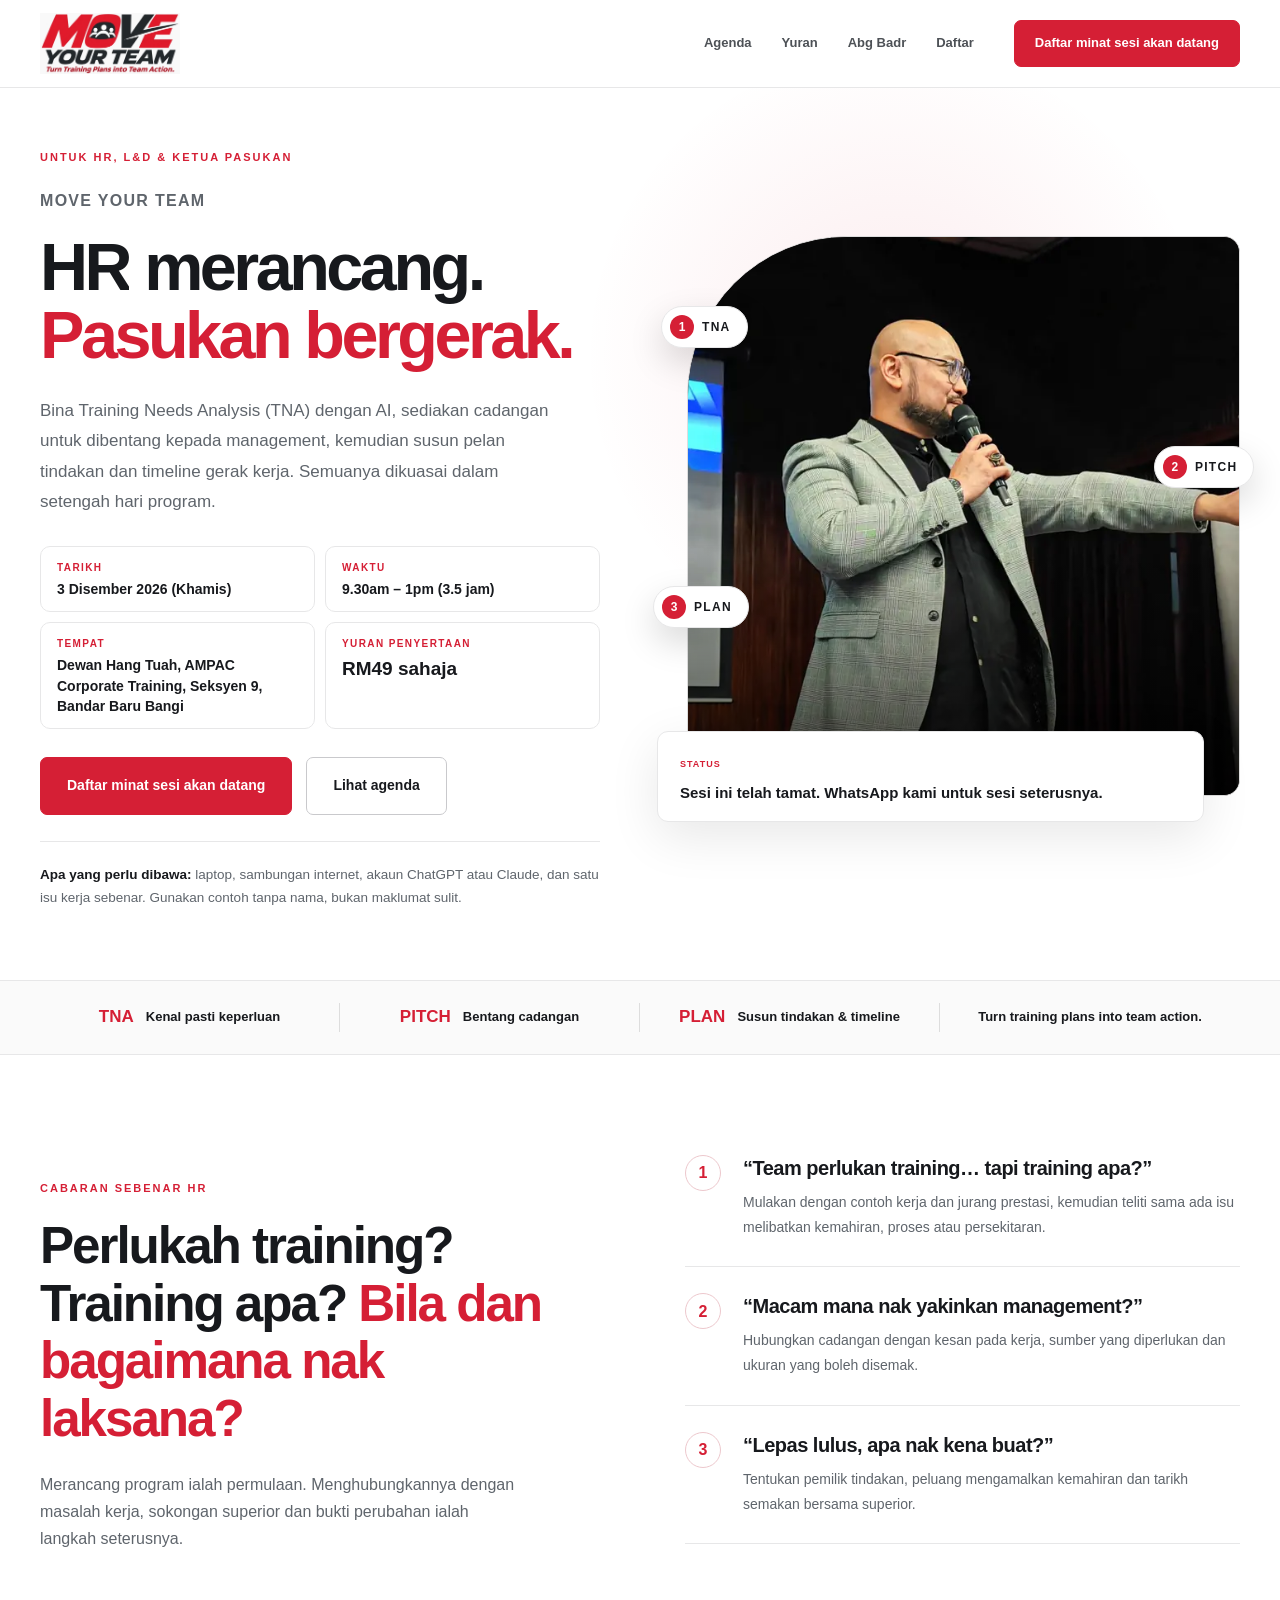
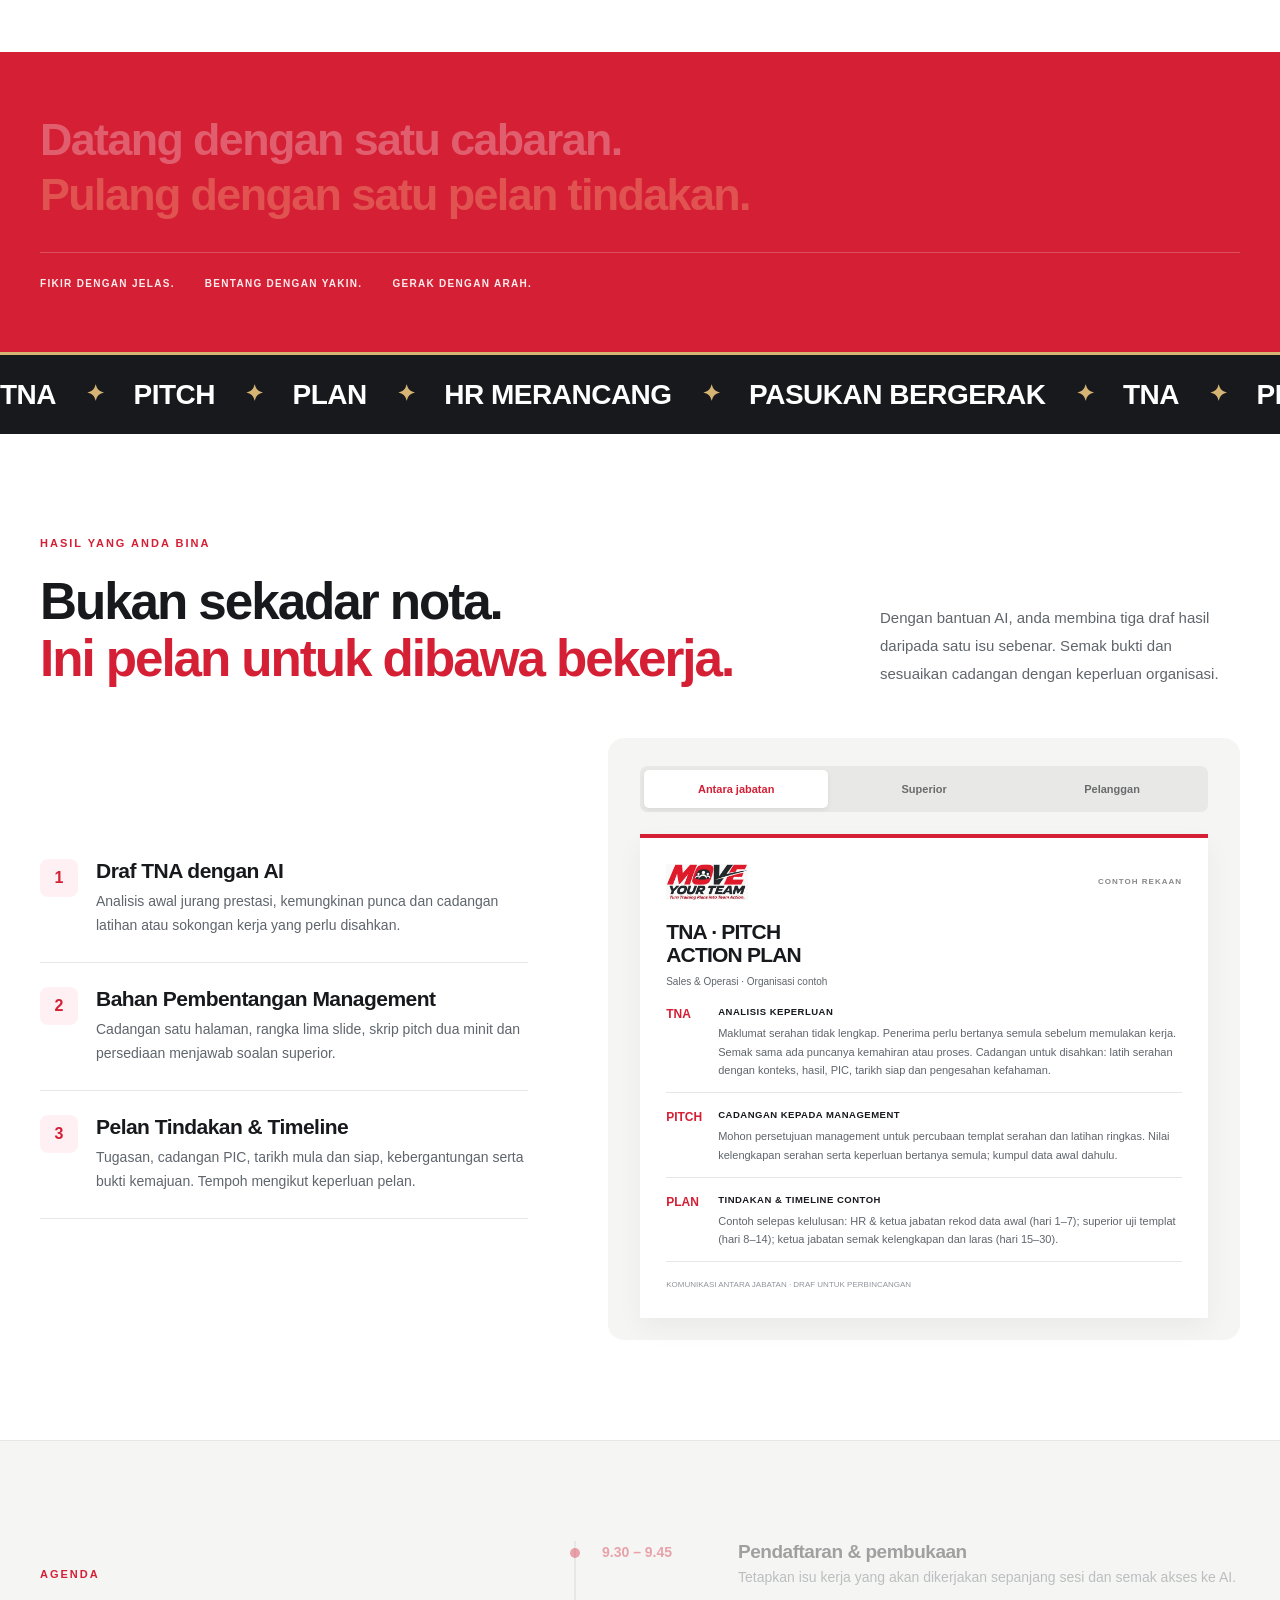
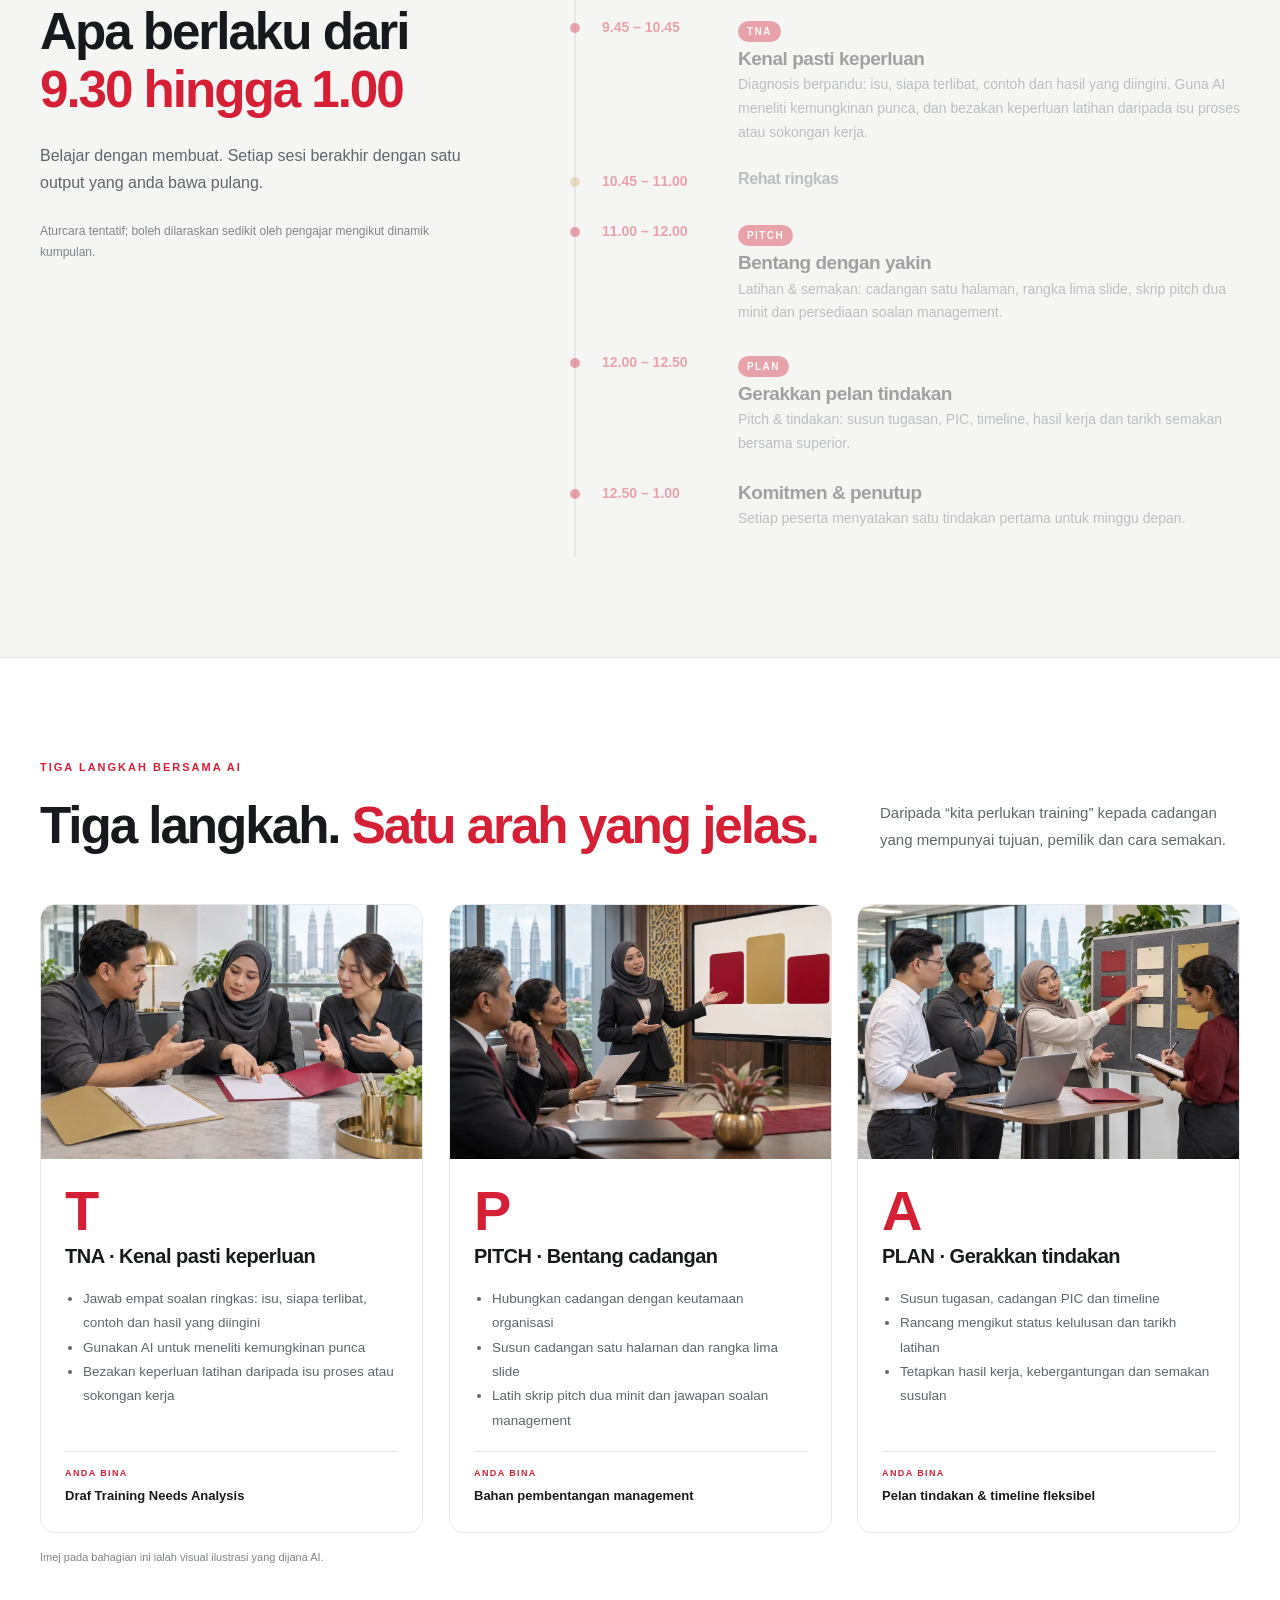
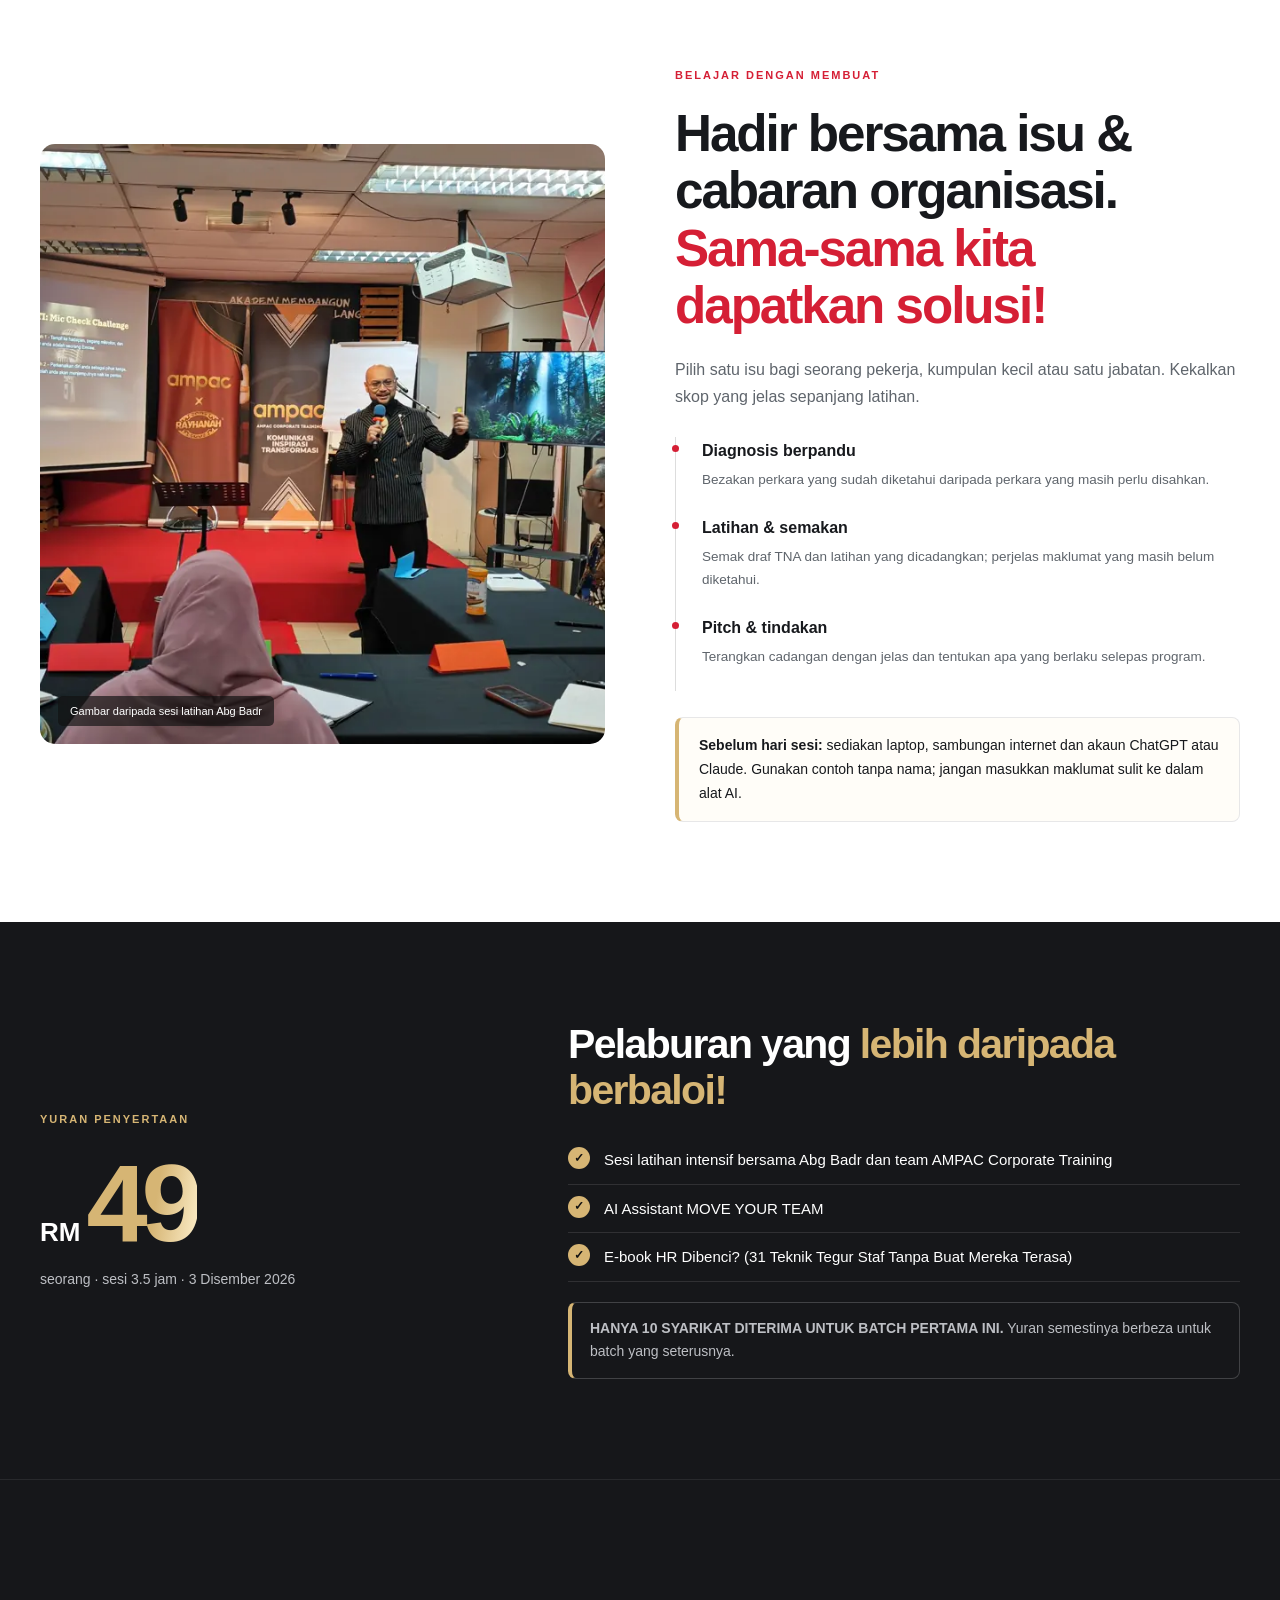
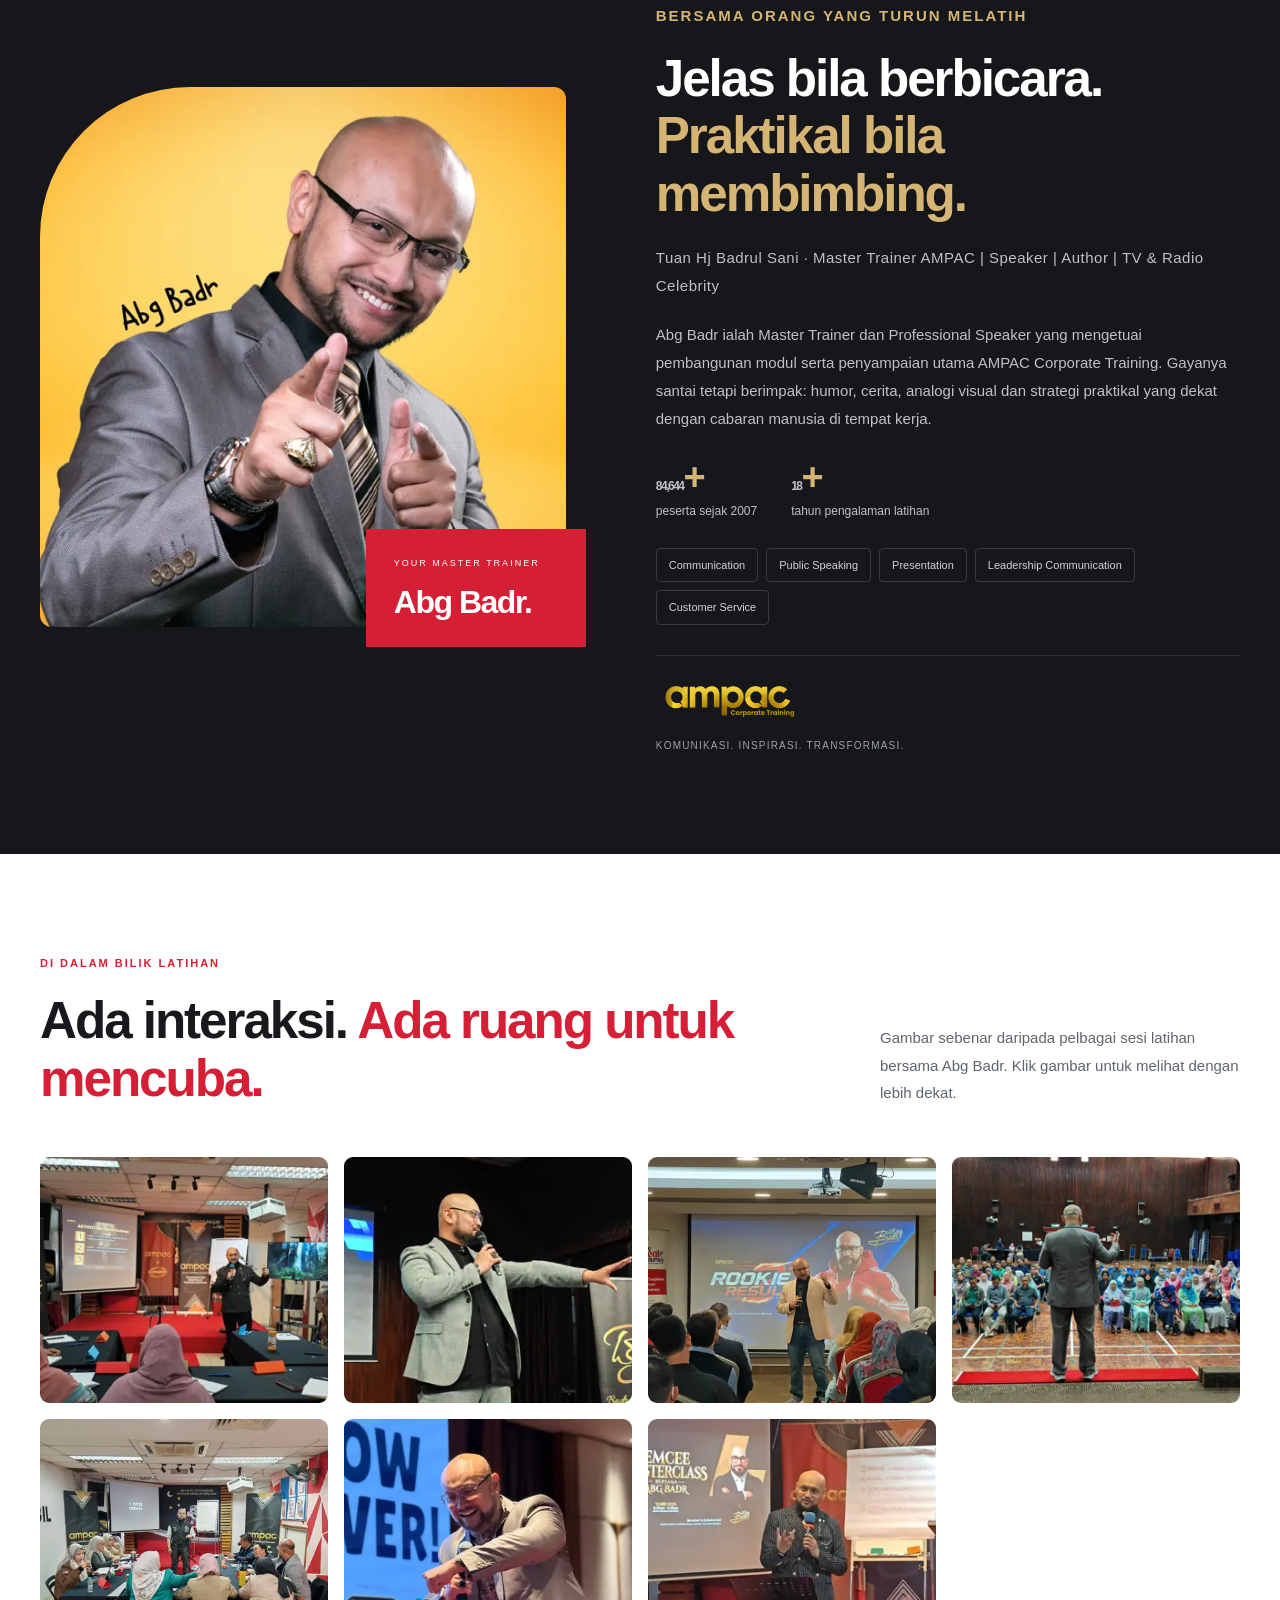
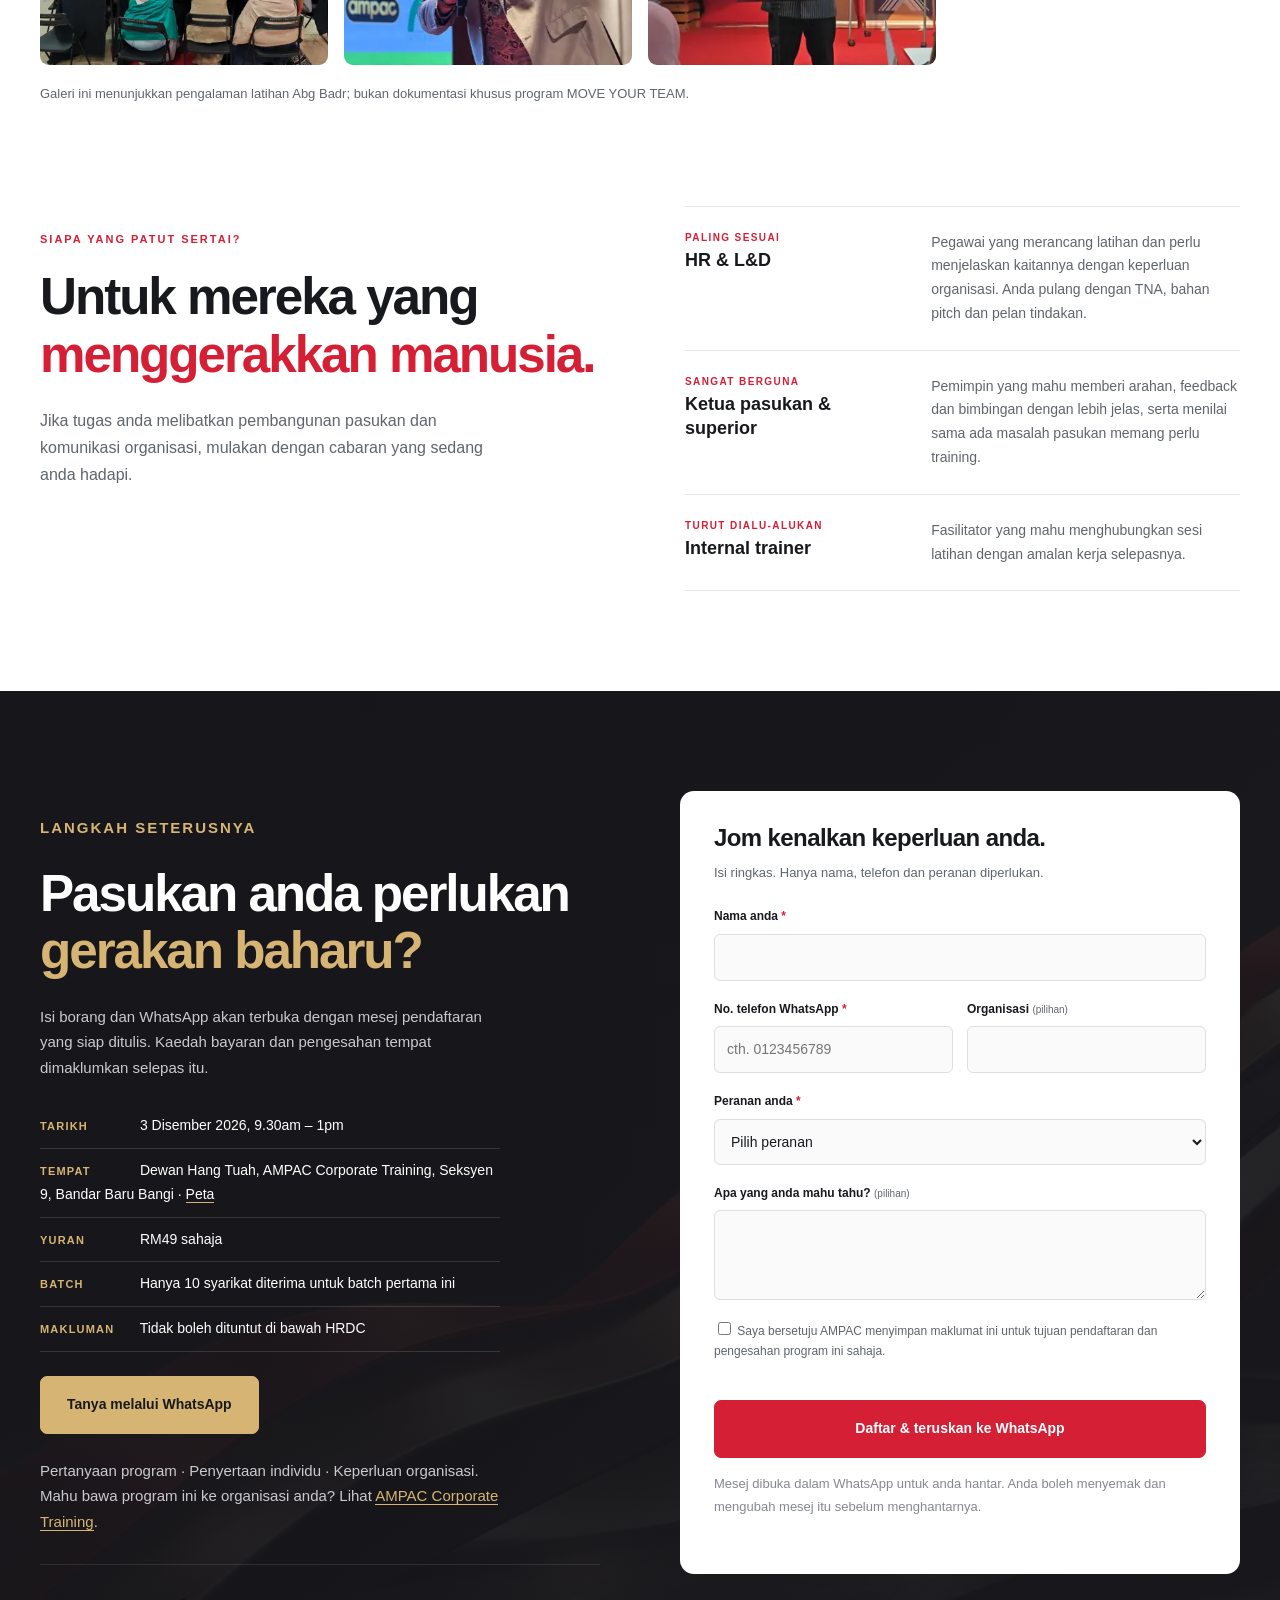
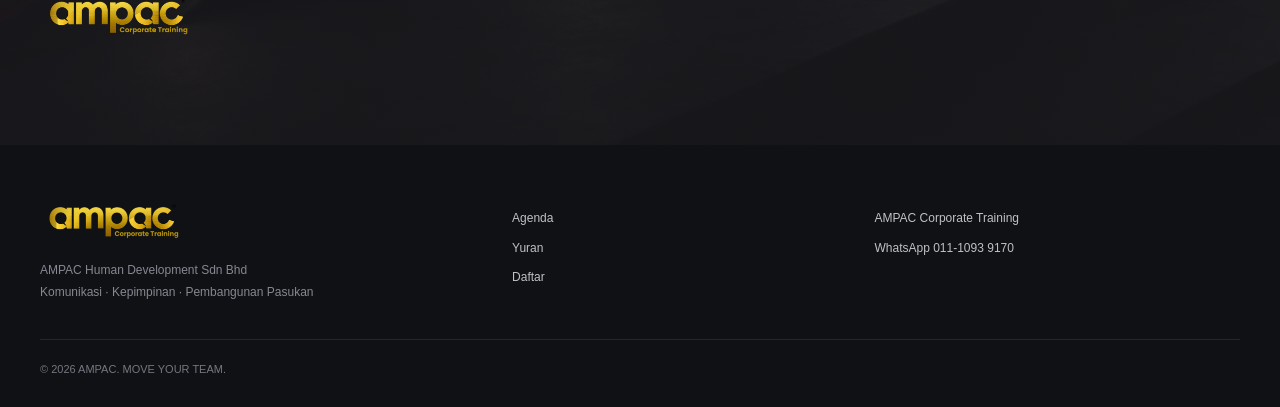
<file: index.html>
<!DOCTYPE html>
<html lang="ms">
<head>
<meta charset="utf-8">
<meta name="viewport" content="width=device-width,initial-scale=1">
<title>MOVE YOUR TEAM | TNA, Presentation & Action Plan dengan AI</title>
<meta name="description" content="Bengkel 3.5 jam untuk HR, L&D dan ketua pasukan bersama Abg Badr: bina TNA dengan AI, sediakan pitch kepada management dan susun pelan tindakan. 3 Disember 2026, Bandar Baru Bangi. RM49.">
<meta property="og:title" content="MOVE YOUR TEAM | HR merancang. Pasukan bergerak.">
<meta property="og:description" content="Datang dengan satu cabaran. Pulang dengan satu pelan tindakan. 3 Disember 2026 · Bandar Baru Bangi · RM49.">
<meta property="og:type" content="website">
<meta property="og:url" content="https://akademiampac.com/moveyourteam">
<meta property="og:image" content="https://akademiampac.com/moveyourteam/assets/badr-speaking.webp">
<meta name="theme-color" content="#d51f35">
<link rel="icon" href="assets/move-logo.webp">
<script>document.documentElement.classList.add("js")</script>
<link rel="stylesheet" href="styles.css?v=5.0">
<script type="application/ld+json">
{"@context":"https://schema.org","@type":"Event",
 "name":"MOVE YOUR TEAM: TNA, Presentation & Action Plan dengan AI",
 "startDate":"2026-12-03T09:30:00+08:00","endDate":"2026-12-03T13:00:00+08:00",
 "eventAttendanceMode":"https://schema.org/OfflineEventAttendanceMode","eventStatus":"https://schema.org/EventScheduled",
 "location":{"@type":"Place","name":"Dewan Hang Tuah, AMPAC Corporate Training","address":{"@type":"PostalAddress","streetAddress":"Seksyen 9","addressLocality":"Bandar Baru Bangi","addressCountry":"MY"}},
 "organizer":{"@type":"Organization","name":"AMPAC Human Development Sdn Bhd","url":"https://akademiampac.com"},
 "offers":{"@type":"Offer","price":"49","priceCurrency":"MYR","availability":"https://schema.org/InStock","url":"https://akademiampac.com/moveyourteam#daftar"}}
</script>
</head>
<body>
<a class="skip" href="#utama">Terus ke kandungan</a>
<div id="progress" aria-hidden="true"></div>

<header class="site-header">
  <div class="wrap nav-wrap">
    <a class="brand" href="#utama" aria-label="MOVE YOUR TEAM"><img src="assets/move-logo.webp" alt="MOVE YOUR TEAM" width="140" height="60"></a>
    <button class="menu-toggle" id="menu-toggle" type="button" aria-expanded="false" aria-controls="navigation" aria-label="Buka menu"><span></span><span></span><span></span></button>
    <nav id="navigation" aria-label="Menu utama">
      <a href="#agenda">Agenda</a><a href="#yuran">Yuran</a><a href="#pengajar">Abg Badr</a><a href="#daftar">Daftar</a>
    </nav>
    <div class="nav-end"><a class="button small" href="#daftar" data-cta>Daftar · RM49</a></div>
  </div>
</header>

<main id="utama">

<section class="hero">
  <div class="wrap hero-grid">
    <div class="hero-copy">
      <p class="eyebrow">Untuk HR, L&amp;D &amp; Ketua Pasukan</p>
      <p class="program-name">MOVE YOUR TEAM</p>
      <h1>HR merancang. <span class="accent">Pasukan bergerak.</span></h1>
      <p class="hero-description">Bina Training Needs Analysis (TNA) dengan AI, sediakan cadangan untuk dibentang kepada management, kemudian susun pelan tindakan dan timeline gerak kerja. Semuanya dikuasai dalam setengah hari program.</p>
      <div class="facts">
        <div class="fact"><span>TARIKH</span><strong>3 Disember 2026 (Khamis)</strong></div>
        <div class="fact"><span>WAKTU</span><strong>9.30am – 1pm (3.5 jam)</strong></div>
        <div class="fact"><span>TEMPAT</span><strong>Dewan Hang Tuah, AMPAC Corporate Training, Seksyen 9, Bandar Baru Bangi</strong></div>
        <div class="fact price"><span>YURAN PENYERTAAN</span><strong>RM49 sahaja</strong></div>
      </div>
      <div class="hero-buttons">
        <a class="button pulse" href="#daftar" data-cta>Sertai dengan RM49</a>
        <a class="button ghost" href="#agenda">Lihat agenda</a>
      </div>
      <p class="bring"><b>Apa yang perlu dibawa:</b> laptop, sambungan internet, akaun ChatGPT atau Claude, dan satu isu kerja sebenar. Gunakan contoh tanpa nama, bukan maklumat sulit.</p>
    </div>
    <div class="hero-art">
      <div class="hero-photo">
        <img src="assets/badr-speaking.webp" alt="Abg Badr menyampaikan latihan sambil berinteraksi dengan peserta" width="1200" height="676" fetchpriority="high">
        <div class="photo-shade"></div>
        <div class="hero-photo-label"><i class="label-dot"></i> KOMUNIKASI YANG MENGGERAKKAN TINDAKAN</div>
      </div>
      <div class="orbit o1" style="--k:1.6" aria-hidden="true"><b>1</b> TNA</div>
      <div class="orbit o2" style="--k:-1.2" aria-hidden="true"><b>2</b> PITCH</div>
      <div class="orbit o3" style="--k:2" aria-hidden="true"><b>3</b> PLAN</div>
      <div class="hero-note">
        <span id="cdLabel">SESI BERMULA DALAM</span>
        <div class="countdown" id="countdown"><div><b id="cdD">--</b><small>Hari</small></div><div><b id="cdH">--</b><small>Jam</small></div><div><b id="cdM">--</b><small>Minit</small></div><div><b id="cdS">--</b><small>Saat</small></div></div>
        <div class="cd-state" id="cdState" hidden></div>
        <div class="seats" id="seats" hidden></div>
      </div>
    </div>
  </div>
</section>

<div class="outcome-strip"><div class="wrap strip-grid">
  <span><b>TNA</b> Kenal pasti keperluan</span>
  <span><b>PITCH</b> Bentang cadangan</span>
  <span><b>PLAN</b> Susun tindakan &amp; timeline</span>
  <span>Turn training plans into team action.</span>
</div></div>

<section class="section">
  <div class="wrap split">
    <div class="section-intro">
      <p class="eyebrow">Cabaran sebenar HR</p>
      <h2>Perlukah training? Training apa? <em>Bila dan bagaimana nak laksana?</em></h2>
      <p>Merancang program ialah permulaan. Menghubungkannya dengan masalah kerja, sokongan superior dan bukti perubahan ialah langkah seterusnya.</p>
    </div>
    <div class="problem-list">
      <article><span class="problem-mark">1</span><div><h3>“Team perlukan training… tapi training apa?”</h3><p>Mulakan dengan contoh kerja dan jurang prestasi, kemudian teliti sama ada isu melibatkan kemahiran, proses atau persekitaran.</p></div></article>
      <article><span class="problem-mark">2</span><div><h3>“Macam mana nak yakinkan management?”</h3><p>Hubungkan cadangan dengan kesan pada kerja, sumber yang diperlukan dan ukuran yang boleh disemak.</p></div></article>
      <article><span class="problem-mark">3</span><div><h3>“Lepas lulus, apa nak kena buat?”</h3><p>Tentukan pemilik tindakan, peluang mengamalkan kemahiran dan tarikh semakan bersama superior.</p></div></article>
    </div>
  </div>
</section>

<section class="manifesto">
  <div class="wrap">
    <p>Datang dengan satu cabaran.<br><span class="gold">Pulang dengan satu pelan tindakan.</span></p>
    <div class="manifesto-line"><span>FIKIR DENGAN JELAS.</span><span>BENTANG DENGAN YAKIN.</span><span>GERAK DENGAN ARAH.</span></div>
  </div>
</section>

<div class="marquee" aria-hidden="true"><div class="track"><span>TNA</span><i>✦</i><span>PITCH</span><i>✦</i><span>PLAN</span><i>✦</i><span>HR MERANCANG</span><i>✦</i><span>PASUKAN BERGERAK</span><i>✦</i><span>TNA</span><i>✦</i><span>PITCH</span><i>✦</i><span>PLAN</span><i>✦</i><span>HR MERANCANG</span><i>✦</i><span>PASUKAN BERGERAK</span><i>✦</i></div><div class="track"><span>TNA</span><i>✦</i><span>PITCH</span><i>✦</i><span>PLAN</span><i>✦</i><span>HR MERANCANG</span><i>✦</i><span>PASUKAN BERGERAK</span><i>✦</i><span>TNA</span><i>✦</i><span>PITCH</span><i>✦</i><span>PLAN</span><i>✦</i><span>HR MERANCANG</span><i>✦</i><span>PASUKAN BERGERAK</span><i>✦</i></div></div>

<section class="section" id="hasil">
  <div class="wrap">
    <div class="section-heading">
      <div><p class="eyebrow">Hasil yang anda bina</p><h2>Bukan sekadar nota.<br><em>Ini pelan untuk dibawa bekerja.</em></h2></div>
      <p>Dengan bantuan AI, anda membina tiga draf hasil daripada satu isu sebenar. Semak bukti dan sesuaikan cadangan dengan keperluan organisasi.</p>
    </div>
    <div class="results-grid">
      <div>
        <div class="deliverable"><span class="deliverable-icon">1</span><div><h3>Draf TNA dengan AI</h3><p>Analisis awal jurang prestasi, kemungkinan punca dan cadangan latihan atau sokongan kerja yang perlu disahkan.</p></div></div>
        <div class="deliverable"><span class="deliverable-icon">2</span><div><h3>Bahan Pembentangan Management</h3><p>Cadangan satu halaman, rangka lima slide, skrip pitch dua minit dan persediaan menjawab soalan superior.</p></div></div>
        <div class="deliverable"><span class="deliverable-icon">3</span><div><h3>Pelan Tindakan &amp; Timeline</h3><p>Tugasan, cadangan PIC, tarikh mula dan siap, kebergantungan serta bukti kemajuan. Tempoh mengikut keperluan pelan.</p></div></div>
      </div>
      <div class="plan-stage">
        <div class="case-switch" role="group" aria-label="Pilih contoh pelan">
          <button class="case-button active" data-case="handover" type="button" aria-pressed="true">Antara jabatan</button>
          <button class="case-button" data-case="feedback" type="button" aria-pressed="false">Superior</button>
          <button class="case-button" data-case="service" type="button" aria-pressed="false">Pelanggan</button>
        </div>
        <div class="plan-paper" id="case-preview" aria-live="polite"></div>
      </div>
    </div>
  </div>
</section>

<section class="section agenda-sec" id="agenda">
  <div class="wrap agenda-grid">
    <div class="section-intro">
      <p class="eyebrow">Agenda</p>
      <h2>Apa berlaku dari <em>9.30 hingga 1.00</em></h2>
      <p>Belajar dengan membuat. Setiap sesi berakhir dengan satu output yang anda bawa pulang.</p>
      <p class="small-note">Aturcara tentatif; boleh dilaraskan sedikit oleh pengajar mengikut dinamik kumpulan.</p>
    </div>
    <div class="agenda">
      <div class="slot"><div class="time">9.30 – 9.45</div><div><h3>Pendaftaran &amp; pembukaan</h3><p>Tetapkan isu kerja yang akan dikerjakan sepanjang sesi dan semak akses ke AI.</p></div></div>
      <div class="slot"><div class="time">9.45 – 10.45</div><div><span class="tag">TNA</span><h3>Kenal pasti keperluan</h3><p>Diagnosis berpandu: isu, siapa terlibat, contoh dan hasil yang diingini. Guna AI meneliti kemungkinan punca, dan bezakan keperluan latihan daripada isu proses atau sokongan kerja.</p></div></div>
      <div class="slot rest"><div class="time">10.45 – 11.00</div><div><h3>Rehat ringkas</h3></div></div>
      <div class="slot"><div class="time">11.00 – 12.00</div><div><span class="tag">PITCH</span><h3>Bentang dengan yakin</h3><p>Latihan &amp; semakan: cadangan satu halaman, rangka lima slide, skrip pitch dua minit dan persediaan soalan management.</p></div></div>
      <div class="slot"><div class="time">12.00 – 12.50</div><div><span class="tag">PLAN</span><h3>Gerakkan pelan tindakan</h3><p>Pitch &amp; tindakan: susun tugasan, PIC, timeline, hasil kerja dan tarikh semakan bersama superior.</p></div></div>
      <div class="slot"><div class="time">12.50 – 1.00</div><div><h3>Komitmen &amp; penutup</h3><p>Setiap peserta menyatakan satu tindakan pertama untuk minggu depan.</p></div></div>
    </div>
  </div>
</section>

<section class="section">
  <div class="wrap">
    <div class="section-heading">
      <div><p class="eyebrow">Tiga langkah bersama AI</p><h2>Tiga langkah. <em>Satu arah yang jelas.</em></h2></div>
      <p>Daripada “kita perlukan training” kepada cadangan yang mempunyai tujuan, pemilik dan cara semakan.</p>
    </div>
    <div class="move-grid">
      <article class="move-card"><figure><img src="assets/hr-diagnosis.webp" alt="Ilustrasi AI: pegawai HR menyemak isu serahan kerja bersama wakil operasi dan jualan" loading="lazy" width="1100" height="733"></figure><div class="body"><div class="move-letter">T</div><h3>TNA · Kenal pasti keperluan</h3><ul><li>Jawab empat soalan ringkas: isu, siapa terlibat, contoh dan hasil yang diingini</li><li>Gunakan AI untuk meneliti kemungkinan punca</li><li>Bezakan keperluan latihan daripada isu proses atau sokongan kerja</li></ul><div class="takeaway"><span>ANDA BINA</span><strong>Draf Training Needs Analysis</strong></div></div></article>
      <article class="move-card"><figure><img src="assets/management-pitch.webp" alt="Ilustrasi AI: pegawai HR menerangkan cadangan pembangunan kepada pihak pengurusan" loading="lazy" width="1100" height="733"></figure><div class="body"><div class="move-letter">P</div><h3>PITCH · Bentang cadangan</h3><ul><li>Hubungkan cadangan dengan keutamaan organisasi</li><li>Susun cadangan satu halaman dan rangka lima slide</li><li>Latih skrip pitch dua minit dan jawapan soalan management</li></ul><div class="takeaway"><span>ANDA BINA</span><strong>Bahan pembentangan management</strong></div></div></article>
      <article class="move-card"><figure><img src="assets/team-follow-through.webp" alt="Ilustrasi AI: pasukan menyemak kemajuan dan tindakan susulan dalam perbincangan kerja" loading="lazy" width="1100" height="733"></figure><div class="body"><div class="move-letter">A</div><h3>PLAN · Gerakkan tindakan</h3><ul><li>Susun tugasan, cadangan PIC dan timeline</li><li>Rancang mengikut status kelulusan dan tarikh latihan</li><li>Tetapkan hasil kerja, kebergantungan dan semakan susulan</li></ul><div class="takeaway"><span>ANDA BINA</span><strong>Pelan tindakan &amp; timeline fleksibel</strong></div></div></article>
    </div>
    <p class="ai-label">Imej pada bahagian ini ialah visual ilustrasi yang dijana AI.</p>
  </div>
</section>

<section class="section" style="padding-top:0">
  <div class="wrap workshop-grid">
    <figure class="workshop-image"><img src="assets/workshop-wide.webp" alt="Peserta berbincang dalam sesi latihan bersama Abg Badr di Akademi AMPAC" loading="lazy" width="1200" height="676"><figcaption>Gambar daripada sesi latihan Abg Badr</figcaption></figure>
    <div>
      <p class="eyebrow">Belajar dengan membuat</p>
      <h2>Hadir bersama isu &amp; cabaran organisasi. <em>Sama-sama kita dapatkan solusi!</em></h2>
      <p style="margin-top:22px">Pilih satu isu bagi seorang pekerja, kumpulan kecil atau satu jabatan. Kekalkan skop yang jelas sepanjang latihan.</p>
      <div class="workshop-sequence">
        <div><b>Diagnosis berpandu</b><p>Bezakan perkara yang sudah diketahui daripada perkara yang masih perlu disahkan.</p></div>
        <div><b>Latihan &amp; semakan</b><p>Semak draf TNA dan latihan yang dicadangkan; perjelas maklumat yang masih belum diketahui.</p></div>
        <div><b>Pitch &amp; tindakan</b><p>Terangkan cadangan dengan jelas dan tentukan apa yang berlaku selepas program.</p></div>
      </div>
      <div class="bring-box"><b>Sebelum hari sesi:</b> sediakan laptop, sambungan internet dan akaun ChatGPT atau Claude. Gunakan contoh tanpa nama; jangan masukkan maklumat sulit ke dalam alat AI.</div>
    </div>
  </div>
</section>

<section class="section pricing" id="yuran">
  <div class="wrap price-grid">
    <div>
      <p class="eyebrow gold">Yuran penyertaan</p>
      <div class="price-tag"><small>RM</small><span data-count="49">49</span></div>
      <p class="price-sub">seorang · sesi 3.5 jam · 3 Disember 2026</p>
    </div>
    <div>
      <h2 style="margin-bottom:22px;font-size:clamp(28px,3.2vw,42px)">Pelaburan yang <em>lebih daripada berbaloi!</em></h2>
      <ul class="incl">
        <li>Sesi latihan intensif bersama Abg Badr dan team AMPAC Corporate Training</li>
        <li>AI Assistant MOVE YOUR TEAM</li>
        <li>E-book HR Dibenci? (31 Teknik Tegur Staf Tanpa Buat Mereka Terasa)</li>
      </ul>
      <p class="notice"><b>HANYA 10 SYARIKAT DITERIMA UNTUK BATCH PERTAMA INI.</b> Yuran semestinya berbeza untuk batch yang seterusnya.</p>
    </div>
  </div>
</section>

<section class="trainer" id="pengajar">
  <div class="wrap trainer-grid section">
    <div class="trainer-visual">
      <div class="trainer-photo"><img src="assets/badr-master-profile.webp" alt="Abg Badr, Tuan Hj Badrul Sani, Master Trainer AMPAC" loading="lazy" width="600" height="600"></div>
      <div class="trainer-nameplate"><span>YOUR MASTER TRAINER</span><strong>Abg Badr.</strong></div>
    </div>
    <div class="trainer-copy">
      <p class="eyebrow gold">Bersama orang yang turun melatih</p>
      <h2>Jelas bila berbicara. <em>Praktikal bila membimbing.</em></h2>
      <p class="trainer-role">Tuan Hj Badrul Sani · Master Trainer AMPAC | Speaker | Author | TV &amp; Radio Celebrity</p>
      <p>Abg Badr ialah Master Trainer dan Professional Speaker yang mengetuai pembangunan modul serta penyampaian utama AMPAC Corporate Training. Gayanya santai tetapi berimpak: humor, cerita, analogi visual dan strategi praktikal yang dekat dengan cabaran manusia di tempat kerja.</p>
      <div class="stats"><div><b><span data-count="85000">85,000</span>+</b><span>peserta sejak 2007</span></div><div><b><span data-count="18">18</span>+</b><span>tahun pengalaman latihan</span></div></div>
      <div class="chips"><span>Communication</span><span>Public Speaking</span><span>Presentation</span><span>Leadership Communication</span><span>Customer Service</span></div>
      <div class="trainer-signoff"><img src="assets/ampac-corporate-training-dark.webp" alt="AMPAC Corporate Training" width="150" height="49" loading="lazy"><span>KOMUNIKASI. INSPIRASI. TRANSFORMASI.</span></div>
    </div>
  </div>
</section>

<section class="section" id="bukti" hidden style="background:var(--pale)">
  <div class="wrap">
    <p class="eyebrow">Suara peserta</p>
    <h2 style="margin-bottom:36px">Apa kata <em>mereka</em></h2>
    <div class="quote-grid" id="quotes"></div>
  </div>
</section>

<section class="section">
  <div class="wrap">
    <div class="section-heading">
      <div><p class="eyebrow">Di dalam bilik latihan</p><h2>Ada interaksi. <em>Ada ruang untuk mencuba.</em></h2></div>
      <p>Gambar sebenar daripada pelbagai sesi latihan bersama Abg Badr. Klik gambar untuk melihat dengan lebih dekat.</p>
    </div>
    <div class="photo-grid" id="photo-grid"></div>
    <p class="gallery-note">Galeri ini menunjukkan pengalaman latihan Abg Badr; bukan dokumentasi khusus program MOVE YOUR TEAM.</p>
  </div>
</section>

<section class="section" style="padding-top:0">
  <div class="wrap split">
    <div class="section-intro">
      <p class="eyebrow">Siapa yang patut sertai?</p>
      <h2>Untuk mereka yang <em>menggerakkan manusia.</em></h2>
      <p>Jika tugas anda melibatkan pembangunan pasukan dan komunikasi organisasi, mulakan dengan cabaran yang sedang anda hadapi.</p>
    </div>
    <div class="audience-list">
      <div><span><em>PALING SESUAI</em>HR &amp; L&amp;D</span><p>Pegawai yang merancang latihan dan perlu menjelaskan kaitannya dengan keperluan organisasi. Anda pulang dengan TNA, bahan pitch dan pelan tindakan.</p></div>
      <div><span><em>SANGAT BERGUNA</em>Ketua pasukan &amp; superior</span><p>Pemimpin yang mahu memberi arahan, feedback dan bimbingan dengan lebih jelas, serta menilai sama ada masalah pasukan memang perlu training.</p></div>
      <div><span><em>TURUT DIALU-ALUKAN</em>Internal trainer</span><p>Fasilitator yang mahu menghubungkan sesi latihan dengan amalan kerja selepasnya.</p></div>
    </div>
  </div>
</section>

<section class="section contact" id="daftar">
  <div class="wrap contact-grid">
    <div class="contact-copy">
      <p class="eyebrow gold">Langkah seterusnya</p>
      <h2>Pasukan anda perlukan <em>gerakan baharu?</em></h2>
      <p>Isi borang dan WhatsApp akan terbuka dengan mesej pendaftaran yang siap ditulis. Kaedah bayaran dan pengesahan tempat dimaklumkan selepas itu.</p>
      <ul class="reg-facts">
        <li><b>TARIKH</b> 3 Disember 2026, 9.30am – 1pm</li>
        <li><b>TEMPAT</b> Dewan Hang Tuah, AMPAC Corporate Training, Seksyen 9, Bandar Baru Bangi · <a href="https://www.google.com/maps/search/?api=1&query=AMPAC+Corporate+Training+Seksyen+9+Bandar+Baru+Bangi" target="_blank" rel="noopener">Peta</a></li>
        <li><b>YURAN</b> RM49 sahaja</li>
        <li><b>BATCH</b> Hanya 10 syarikat diterima untuk batch pertama ini</li>
        <li><b>MAKLUMAN</b> Tidak boleh dituntut di bawah HRDC</li>
      </ul>
      <a class="button gold" href="https://wa.me/601110939170" target="_blank" rel="noopener">Tanya melalui WhatsApp</a>
      <p class="contact-small">Pertanyaan program · Penyertaan individu · Keperluan organisasi. Mahu bawa program ini ke organisasi anda? Lihat <a href="https://akademiampac.com/corporate/">AMPAC Corporate Training</a>.</p>
      <div class="contact-brand"><img src="assets/ampac-corporate-training-dark.webp" alt="AMPAC Corporate Training" width="160" height="52" loading="lazy"></div>
    </div>
    <form class="enquiry-form" id="regForm" novalidate>
      <h3>Jom kenalkan keperluan anda.</h3>
      <p>Isi ringkas. Hanya nama, telefon dan peranan diperlukan.</p>
      <label for="nama">Nama anda <i>*</i></label>
      <input id="nama" name="nama" autocomplete="name" required>
      <div class="form-row">
        <div><label for="tel">No. telefon WhatsApp <i>*</i></label><input id="tel" name="tel" type="tel" autocomplete="tel" placeholder="cth. 0123456789" required></div>
        <div><label for="org">Organisasi <small>(pilihan)</small></label><input id="org" name="org" autocomplete="organization"></div>
      </div>
      <label for="peranan">Peranan anda <i>*</i></label>
      <select id="peranan" name="peranan" required>
        <option value="">Pilih peranan</option><option>HR / Human Resource</option><option>Learning &amp; Development</option><option>Ketua pasukan / Superior</option><option>Internal trainer</option><option>Lain-lain</option>
      </select>
      <label for="soalan">Apa yang anda mahu tahu? <small>(pilihan)</small></label>
      <textarea id="soalan" name="soalan" rows="3"></textarea>
      <input class="hp" name="website" tabindex="-1" autocomplete="off" aria-hidden="true">
      <label class="check"><input type="checkbox" id="pdpa"> Saya bersetuju AMPAC menyimpan maklumat ini untuk tujuan pendaftaran dan pengesahan program ini sahaja.</label>
      <div class="err" id="err" role="alert"></div>
      <button class="button form-submit" type="submit" id="submitBtn">Daftar &amp; teruskan ke WhatsApp</button>
      <div class="ok-msg" id="okMsg" hidden><span id="okText"></span><a id="waFallback" href="#" target="_blank" rel="noopener">klik di sini</a> untuk menghantar mesej pendaftaran.</div>
      <p class="form-note">Mesej dibuka dalam WhatsApp untuk anda hantar. Anda boleh menyemak dan mengubah mesej itu sebelum menghantarnya.</p>
    </form>
  </div>
</section>
</main>

<footer>
  <div class="wrap">
    <div class="footer-main">
      <div><img src="assets/ampac-corporate-training-dark.webp" alt="AMPAC Corporate Training" width="150" height="49" loading="lazy"><p>AMPAC Human Development Sdn Bhd<br>Komunikasi · Kepimpinan · Pembangunan Pasukan</p></div>
      <div><a href="#agenda">Agenda</a><a href="#yuran">Yuran</a><a href="#daftar">Daftar</a></div>
      <div><a href="https://akademiampac.com/corporate/">AMPAC Corporate Training</a><a href="https://wa.me/601110939170" target="_blank" rel="noopener">WhatsApp 011-1093 9170</a></div>
    </div>
    <div class="footer-bottom">© 2026 AMPAC. MOVE YOUR TEAM.</div>
  </div>
</footer>

<div class="mobile-cta" id="mobileCta"><span><b>MOVE YOUR TEAM</b><br>3 Dis 2026 · Bangi · RM49</span><a class="button small" href="#daftar" data-cta>Daftar</a></div>

<dialog id="photo-dialog" aria-label="Galeri gambar">
  <div class="lightbox-toolbar"><span>Galeri latihan Abg Badr</span><button id="close-photo" type="button" aria-label="Tutup galeri">✕</button></div>
  <img id="lightbox-image" alt="">
  <div class="lightbox-bottom"><button id="previous-photo" type="button">← Sebelum</button><p id="photo-caption"></p><button id="next-photo" type="button">Seterusnya →</button></div>
</dialog>

<script src="app.js?v=5.0"></script>
<script src="fx.js?v=5.0"></script>
</body>
</html>
</file>
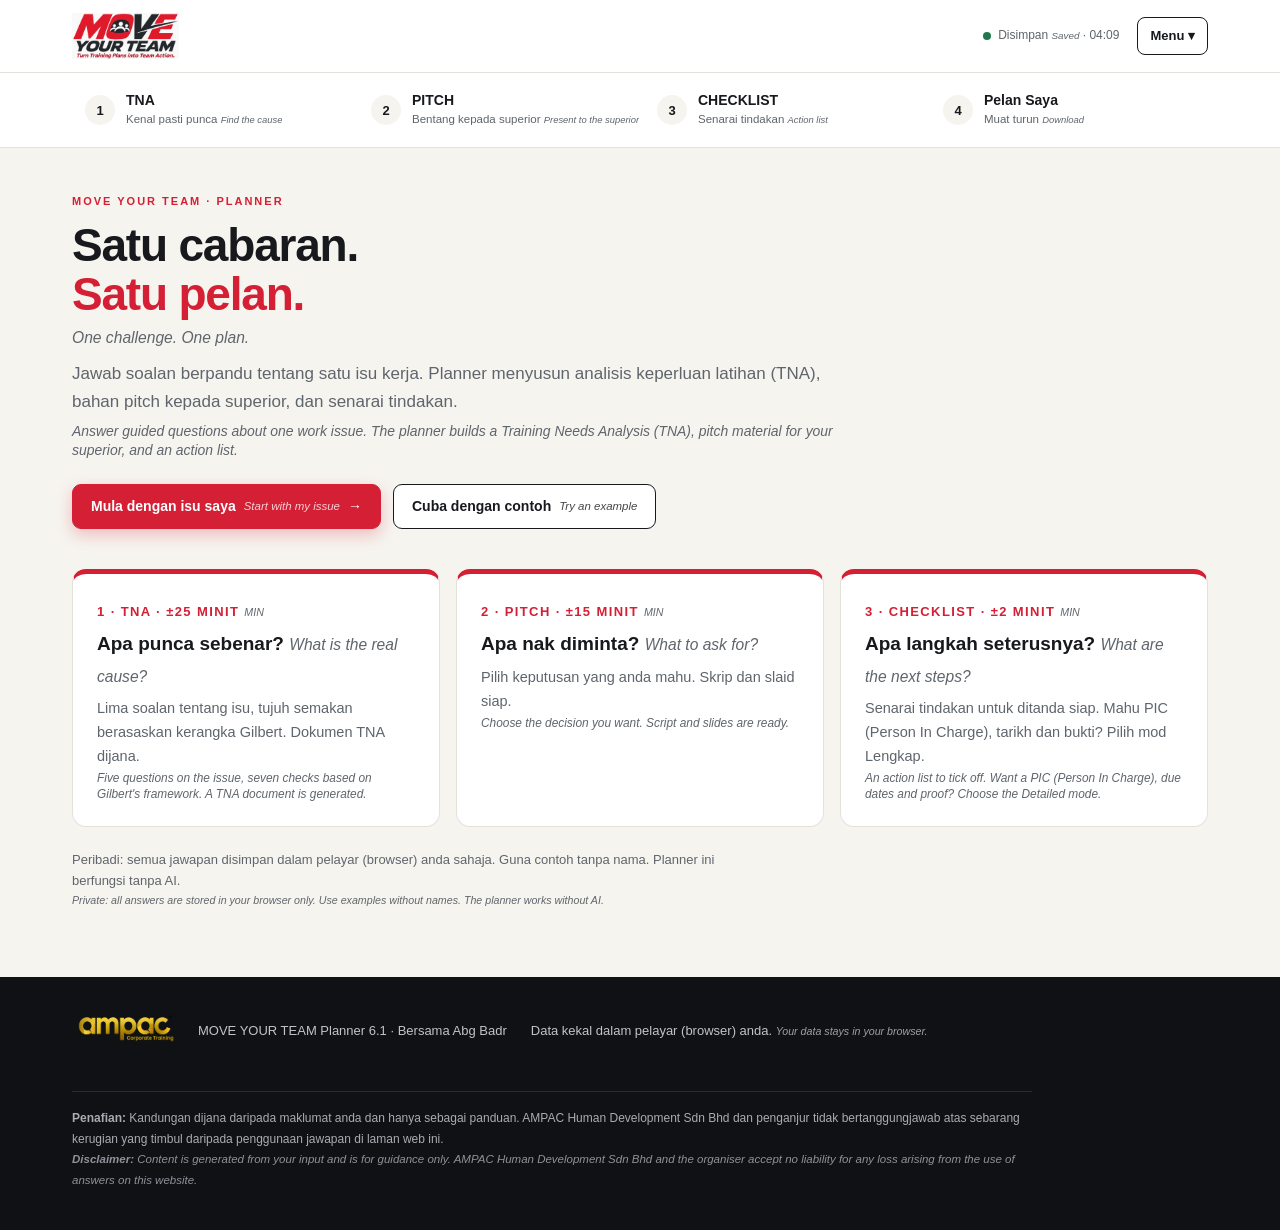
<file: moveyourteam1/index.html>
<!doctype html>
<html lang="ms">
<head>
<meta charset="utf-8">
<meta name="viewport" content="width=device-width,initial-scale=1">
<meta name="theme-color" content="#d51f35">
<title>MOVE YOUR TEAM Planner | TNA, Pitch &amp; Checklist</title>
<meta name="description" content="Satu isu kerja, tiga langkah: TNA (Training Needs Analysis), pitch kepada superior dan senarai tindakan. One issue, three steps.">
<link rel="icon" href="assets/move-logo.png">
<link rel="stylesheet" href="app.css?v=6.1">
</head>
<body>
<header class="top">
  <div class="wrap">
    <a href="#mula" aria-label="MOVE YOUR TEAM Planner, halaman utama"><img class="logo" src="assets/move-logo.webp" alt="MOVE YOUR TEAM" width="106" height="46"></a>
    <div class="sp"></div>
    <div id="save-status" role="status"><span>Disimpan <i class="en">Saved</i></span></div>
    <div class="menu" id="menu">
      <button class="btn sm" id="menu-btn" aria-haspopup="true" aria-expanded="false">Menu ▾</button>
      <div class="menu-pop" role="menu">
        <a href="#bantuan" role="menuitem">Panduan &amp; istilah <i class="en">Guide &amp; glossary</i></a>
        <button data-a="backup" role="menuitem">Simpan sandaran <i class="en">Save backup (.json)</i></button>
        <button data-a="import" role="menuitem">Buka sandaran <i class="en">Open backup</i></button>
        <button data-a="reset" role="menuitem">Mulakan baharu <i class="en">Start new</i></button>
      </div>
    </div>
  </div>
</header>
<nav class="stepper" id="stepper" aria-label="Langkah MOVE"><div class="wrap"></div></nav>
<aside id="dl-note" hidden><div class="wrap">Jika fail belum muncul, <a id="dl-link" href="#">klik di sini untuk muat turun</a> dan semak folder Downloads. <i class="en">If the file has not appeared, click here to download and check your Downloads folder.</i></div></aside>

<main id="app" tabindex="-1"><div class="wrap"><p>Memuatkan…</p></div></main>

<footer>
  <div class="wrap">
    <div class="foot-top"><div style="display:flex;gap:16px;align-items:center"><img src="assets/ampac-dark.webp" alt="AMPAC Corporate Training" width="110" height="36"><span>MOVE YOUR TEAM Planner 6.1 · Bersama Abg Badr</span></div>
    <span>Data kekal dalam pelayar (browser) anda. <i class="en">Your data stays in your browser.</i></span></div>
    <p class="disclaimer"><b>Penafian:</b> Kandungan dijana daripada maklumat anda dan hanya sebagai panduan. AMPAC Human Development Sdn Bhd dan penganjur tidak bertanggungjawab atas sebarang kerugian yang timbul daripada penggunaan jawapan di laman web ini.<br><i class="en"><b>Disclaimer:</b> Content is generated from your input and is for guidance only. AMPAC Human Development Sdn Bhd and the organiser accept no liability for any loss arising from the use of answers on this website.</i></p>
  </div>
</footer>

<input hidden id="import-file" type="file" accept="application/json,.json">
<dialog id="dlg"><h2 id="dlg-t"></h2><p id="dlg-p"></p><div class="row"><button class="btn" id="dlg-no">Batal <i class="en">Cancel</i></button><button class="btn primary" id="dlg-yes">Teruskan <i class="en">Continue</i></button></div></dialog>
<div id="toast" role="status" aria-live="polite"></div>
<section id="print-area" aria-hidden="true"></section>

<script src="engine.js?v=6.1"></script>
<script src="app.js?v=6.1"></script>
</body>
</html>
</file>
<file: styles.css>
/* MOVE YOUR TEAM — tema asal: merah, putih, hitam, emas */
:root{--red:#d51f35;--red-dark:#b1172b;--ink:#17191d;--muted:#5f656c;--gold:#d6b574;--line:#e7e7e8;--pale:#f5f5f4;--dark:#16171a;--radius:15px;--wrap:1200px}
*{box-sizing:border-box}
html{scroll-behavior:smooth;scroll-padding-top:96px}
body{margin:0;color:var(--ink);background:#fff;font:16px/1.7 Arial,Helvetica,sans-serif;-webkit-font-smoothing:antialiased}
body.modal-open{overflow:hidden}
a{color:inherit;text-decoration:none}
button,input,select,textarea{font:inherit}
button{cursor:pointer}
img{display:block;max-width:100%;height:auto}
h1,h2,h3,h4,p,figure{margin:0}
h1,h2,h3{line-height:1.12;letter-spacing:-.04em}
h2{font-size:clamp(32px,4vw,52px);font-weight:750}
h2 em{font-style:normal;color:var(--red)}
h3{font-size:22px;letter-spacing:-.025em}
p{color:var(--muted)}
:focus-visible{outline:3px solid var(--gold);outline-offset:4px}
.wrap{max-width:var(--wrap);margin:auto;width:calc(100% - 48px)}
.section{padding:100px 0}
.eyebrow{font-size:11px;font-weight:700;letter-spacing:2px;color:var(--red);margin-bottom:20px;text-transform:uppercase}
.eyebrow.gold{color:var(--gold)}
.skip{position:fixed;top:-100px;left:20px;background:#fff;padding:12px;z-index:100}
.skip:focus{top:15px}

.button{display:inline-flex;align-items:center;justify-content:center;gap:14px;padding:16px 26px;border:1px solid var(--red);border-radius:7px;background:var(--red);color:#fff;font-size:14px;font-weight:700;min-height:52px;transition:background .2s,transform .2s;text-align:center}
.button:hover{background:var(--red-dark);transform:translateY(-2px)}
.button.small{padding:11px 20px;min-height:42px;font-size:13px}
.button.gold{background:var(--gold);color:#191919;border-color:var(--gold)}
.button.gold:hover{background:#e6c78a}
.button.ghost{background:transparent;color:var(--ink);border-color:#c9c9cc}
.button.ghost:hover{background:var(--pale);color:var(--red);border-color:var(--red)}
.plain-link{display:inline-flex;gap:18px;font-size:14px;font-weight:700;border-bottom:1px solid #bbb;padding:5px 0}
.plain-link:hover{color:var(--red);border-color:var(--red)}

/* header */
.site-header{height:88px;background:#fffffff5;border-bottom:1px solid var(--line);position:sticky;top:0;z-index:30;backdrop-filter:blur(14px)}
.nav-wrap{height:100%;display:flex;align-items:center;gap:40px;justify-content:space-between}
.brand img{width:140px}
.site-header nav{display:flex;gap:30px;margin-left:auto}
.site-header nav a{font-size:13px;font-weight:700;color:#4d5156;white-space:nowrap}
.site-header nav a:hover{color:var(--red)}
.menu-toggle{display:none;border:0;background:none;width:42px;height:42px;padding:9px}
.menu-toggle span{display:block;height:2px;width:24px;background:var(--ink);margin:6px 0}

/* hero */
.hero{padding:60px 0 70px;overflow:hidden}
.hero-grid{display:grid;grid-template-columns:1.06fr 1fr;gap:60px;align-items:center}
.program-name{font-size:16px;font-weight:800;letter-spacing:1.3px;margin-bottom:20px}
.hero h1{font-size:clamp(44px,5.2vw,72px);line-height:1.02;letter-spacing:-3.5px;max-width:650px}
.hero h1 .accent{color:var(--red)}
.hero-description{max-width:520px;margin-top:26px;font-size:17px;line-height:1.8}
.facts{display:grid;grid-template-columns:repeat(2,1fr);gap:10px;margin-top:28px;max-width:560px}
.fact{border:1px solid var(--line);border-radius:10px;padding:12px 16px;background:#fff}
.fact span{display:block;font-size:10px;font-weight:700;letter-spacing:1.4px;color:var(--red)}
.fact strong{display:block;font-size:14px;line-height:1.45;margin-top:3px}
.fact.price strong{font-size:19px}
.hero-buttons{display:flex;gap:14px;flex-wrap:wrap;margin-top:28px}
.bring{margin-top:26px;padding-top:22px;border-top:1px solid var(--line);font-size:13.5px;max-width:560px}
.bring b{color:var(--ink)}
.hero-art{position:relative;padding-bottom:26px}
.hero-photo{position:relative;height:560px;background:#241919;border-radius:160px 16px 16px 16px;overflow:hidden;border:1px solid #ddd}
.hero-photo img{height:100%;width:100%;object-fit:cover;object-position:46% 45%}
.photo-shade{position:absolute;inset:0;background:linear-gradient(180deg,transparent 55%,#000b)}
.hero-photo-label{position:absolute;bottom:28px;left:28px;right:25px;color:#fff;font-size:10px;letter-spacing:1.1px;font-weight:700;display:flex;gap:10px;align-items:center}
.label-dot{width:6px;height:6px;border-radius:50%;background:var(--gold)}
.hero-note{position:absolute;bottom:0;left:-30px;right:36px;background:#fff;box-shadow:0 15px 50px #00000018;border:1px solid var(--line);border-radius:11px;padding:16px 22px}
.hero-note>span{font-size:9px;color:var(--red);font-weight:700;letter-spacing:1px}
.countdown{display:flex;gap:10px;margin-top:8px;align-items:center}
.countdown div{background:var(--pale);border-radius:8px;text-align:center;padding:6px 14px;min-width:68px}
.countdown b{display:block;font-size:24px;line-height:1.15}
.countdown small{font-size:9px;letter-spacing:1px;color:var(--muted);text-transform:uppercase}
.cd-state{font-weight:700;font-size:15px;margin-top:4px;color:var(--ink)}
.seats{margin-top:8px;font-size:13px;font-weight:700;color:var(--red)}
[hidden]{display:none!important}

/* strip */
.outcome-strip{border-top:1px solid var(--line);border-bottom:1px solid var(--line);background:#fafafa}
.strip-grid{display:grid;grid-template-columns:repeat(4,1fr);padding:22px 0}
.strip-grid>span{display:flex;align-items:center;justify-content:center;gap:12px;font-size:13px;font-weight:700;border-right:1px solid #ddd;text-align:center}
.strip-grid>span:last-child{border:0}
.strip-grid b{font-size:17px;color:var(--red)}

.split{display:grid;grid-template-columns:1fr 1fr;gap:90px;align-items:start}
.section-intro>p{margin-top:24px;max-width:480px}
.problem-list article{display:flex;gap:22px;padding:26px 0;border-bottom:1px solid var(--line)}
.problem-list article:first-child{padding-top:0}
.problem-mark{display:grid;place-items:center;width:36px;height:36px;border:1px solid #edc8cd;border-radius:50%;flex-shrink:0;color:var(--red);font-weight:700}
.problem-list h3{font-size:20px;line-height:1.35;margin-bottom:8px;letter-spacing:-.5px}
.problem-list p{font-size:14px;line-height:1.8}

.manifesto{background:var(--red);color:#fff;padding:60px 0}
.manifesto p{font-size:clamp(28px,3.5vw,48px);font-weight:700;line-height:1.22;letter-spacing:-1.6px;color:#fff}
.manifesto p .gold{color:#ffda9c}
.manifesto-line{display:flex;gap:30px;flex-wrap:wrap;margin-top:30px;padding-top:22px;border-top:1px solid #ffffff38;font-size:10px;letter-spacing:1.3px;color:#ffffffe8;font-weight:700}

.section-heading{display:flex;justify-content:space-between;gap:60px;align-items:flex-end;margin-bottom:50px}
.section-heading>p{max-width:360px;font-size:15px;line-height:1.85}

/* hasil */
.results-grid{display:grid;grid-template-columns:.85fr 1.1fr;gap:80px;align-items:center}
.deliverable{display:flex;gap:18px;padding:24px 0;border-bottom:1px solid var(--line)}
.deliverable:first-child{padding-top:0}
.deliverable h3{font-size:21px;margin-bottom:8px}
.deliverable p{font-size:14px}
.deliverable-icon{height:38px;width:38px;display:grid;place-items:center;background:#fff1f3;color:var(--red);font-weight:800;border-radius:8px;flex-shrink:0}
.plan-stage{background:var(--pale);border-radius:16px;padding:28px 32px 22px;min-width:0}
.case-switch{display:flex;gap:4px;background:#e8e8e7;padding:4px;border-radius:7px;margin-bottom:22px}
.case-button{flex:1;border:0;font-size:11px;font-weight:700;background:transparent;color:#6a6b6c;padding:10px 4px;border-radius:5px}
.case-button.active{background:#fff;color:var(--red);box-shadow:0 2px 5px #0001}
.plan-paper{background:#fff;padding:26px;box-shadow:0 10px 25px #0000000c;border-top:4px solid var(--red);min-height:470px}
.paper-header{display:flex;justify-content:space-between;align-items:center;margin-bottom:20px}
.paper-header img{width:82px}
.paper-header span{font-size:8px;font-weight:700;letter-spacing:1px;color:#888}
.paper-title{font-size:21px;font-weight:800;line-height:1.1;letter-spacing:-.8px}
.paper-org{font-size:10px;margin-top:7px}
.paper-block{padding:14px 0 12px;border-bottom:1px solid var(--line);display:grid;grid-template-columns:44px 1fr;gap:8px}
.paper-block>b{font-size:12px;color:var(--red);font-weight:800}
.paper-block h4{margin:0 0 4px;font-size:9.5px;letter-spacing:.5px;text-transform:uppercase}
.paper-block p{font-size:11px;line-height:1.7}
.paper-foot{font-size:8px;margin-top:16px;color:#91959b}
.illustration-note{font-size:11px;line-height:1.7;margin-top:16px;color:#80838a}

/* agenda */
.agenda-sec{background:var(--pale);border-top:1px solid var(--line);border-bottom:1px solid var(--line)}
.agenda-grid{display:grid;grid-template-columns:.8fr 1.2fr;gap:90px}
.agenda{border-left:2px solid var(--line)}
.slot{display:grid;grid-template-columns:120px 1fr;gap:16px;padding:0 0 26px 26px;position:relative}
.slot::before{content:"";position:absolute;left:-6px;top:7px;width:10px;height:10px;border-radius:50%;background:var(--red)}
.slot .time{font-weight:800;font-size:14px;color:var(--red)}
.slot h3{font-size:19px;margin-bottom:4px}
.slot p{font-size:14px}
.slot .tag{display:inline-block;font-size:10px;font-weight:700;letter-spacing:1.4px;background:var(--red);color:#fff;padding:2px 9px;border-radius:99px;margin-bottom:6px}
.slot.rest::before{background:var(--gold)}
.slot.rest h3{font-size:16px;color:var(--muted)}
.small-note{font-size:12px;color:#81858a;line-height:1.8;margin-top:8px}

/* langkah */
.move-grid{display:grid;grid-template-columns:repeat(3,1fr);gap:26px}
.move-card{border:1px solid var(--line);border-radius:var(--radius);overflow:hidden;background:#fff;display:flex;flex-direction:column}
.move-card figure{aspect-ratio:3/2;background:#eee;overflow:hidden}
.move-card img{width:100%;height:100%;object-fit:cover}
.move-card .body{padding:24px;display:flex;flex-direction:column;flex:1}
.move-letter{font-size:56px;font-weight:800;color:var(--red);letter-spacing:-3px;line-height:1}
.move-card h3{font-size:20px;margin:6px 0 8px}
.move-card ul{padding-left:18px;margin:12px 0 18px;font-size:13.5px;color:var(--muted);line-height:1.8}
.takeaway{margin-top:auto;border-top:1px solid var(--line);padding-top:14px}
.takeaway span{display:block;font-size:9px;color:var(--red);letter-spacing:1.4px;font-weight:700}
.takeaway strong{font-size:13px}
.ai-label{font-size:11px;color:#80838a;margin-top:14px}

/* workshop */
.workshop-grid{display:grid;grid-template-columns:1fr 1fr;gap:70px;align-items:center}
.workshop-image img{width:100%;height:600px;object-fit:cover;object-position:62% 50%;border-radius:15px}
.workshop-image{position:relative}
.workshop-image figcaption{position:absolute;bottom:18px;left:18px;color:#fff;background:#111a;padding:6px 12px;border-radius:5px;font-size:11px}
.workshop-sequence{margin-top:26px}
.workshop-sequence>div{position:relative;padding:0 0 22px 26px;border-left:1px solid #ddd}
.workshop-sequence>div:before{content:'';width:7px;height:7px;background:var(--red);position:absolute;left:-4px;top:8px;border-radius:50%}
.workshop-sequence p{font-size:13.5px;margin-top:5px}
.bring-box{margin-top:26px;border:1px solid var(--line);border-left:4px solid var(--gold);border-radius:8px;padding:16px 20px;font-size:14px;background:#fffdf8}
.bring-box b{color:var(--ink)}



















/* yuran */
.pricing{background:var(--dark);color:#fff}
.pricing p{color:#bdbfc4}
.pricing h2 em{color:var(--gold)}
.price-grid{display:grid;grid-template-columns:.8fr 1.2fr;gap:80px;align-items:center}
.price-tag{font-size:clamp(64px,9vw,110px);font-weight:800;letter-spacing:-6px;line-height:1;color:var(--gold)}
.price-tag small{font-size:26px;letter-spacing:0;color:#fff;margin-right:6px}
.price-sub{margin-top:10px;font-size:14px}
.incl{list-style:none;margin:0;padding:0}
.incl li{padding:11px 0 11px 36px;position:relative;border-bottom:1px solid #ffffff1c;font-size:15px;color:#fff}
.incl li::before{content:"✓";position:absolute;left:0;top:11px;width:22px;height:22px;border-radius:50%;background:var(--gold);color:#111;display:grid;place-items:center;font-size:12px;font-weight:800}
.incl li.no{color:#bdbfc4}
.incl li.no::before{content:"×";background:#ffffff22;color:#fff;font-size:15px}
.notice{margin-top:20px;border:1px solid #ffffff30;border-left:4px solid var(--gold);border-radius:8px;padding:14px 18px;font-size:14px;color:#fff}

/* trainer */
.trainer{background:var(--dark);color:#fff;border-top:1px solid #ffffff14}
.trainer-grid{display:grid;grid-template-columns:.9fr 1fr;gap:90px;align-items:center}
.trainer-visual{position:relative;padding-bottom:20px}
.trainer-photo{border-radius:150px 12px 12px 12px;overflow:hidden;background:#222}
.trainer-photo img{width:100%;height:540px;object-fit:cover;object-position:center 40%}
.trainer-nameplate{position:absolute;bottom:0;right:-20px;background:var(--red);padding:18px 28px;min-width:220px}
.trainer-nameplate span{font-size:9px;letter-spacing:2px}
.trainer-nameplate strong{display:block;font-size:32px;letter-spacing:-1.5px;font-weight:750}
.trainer-copy h2 em{color:var(--gold)}
.trainer-copy>p{color:#c0c1c6;margin-top:22px;font-size:15px;line-height:1.85}
.trainer-role{font-size:13px;color:var(--gold);letter-spacing:.5px;margin-top:10px}
.stats{display:flex;gap:34px;flex-wrap:wrap;margin-top:26px}
.stats b{display:block;font-size:38px;color:var(--gold);line-height:1;letter-spacing:-1.5px}
.stats span{font-size:12px;color:#c0c1c6}
.chips{display:flex;flex-wrap:wrap;gap:8px;margin-top:24px}
.chips span{border:1px solid #ffffff26;padding:7px 12px;font-size:11px;border-radius:4px;color:#d3d3d6}
.trainer-signoff{margin-top:30px;border-top:1px solid #ffffff1a;padding-top:22px}
.trainer-signoff img{width:150px}
.trainer-signoff span{display:block;font-size:10px;color:#9da0a6;letter-spacing:1.2px;margin-top:10px}

/* testimoni */
.quote{border:1px solid var(--line);border-top:4px solid var(--red);border-radius:var(--radius);padding:24px;background:#fff}
.quote p{font-size:16px;color:var(--ink);margin-bottom:14px}
.quote b{display:block}.quote span{font-size:13px;color:var(--muted)}
.quote-grid{display:grid;grid-template-columns:repeat(3,1fr);gap:20px}

/* galeri */
.photo-grid{display:grid;grid-template-columns:repeat(4,1fr);gap:16px}
.gallery-photo{border:0;background:#f1f1f1;padding:0;position:relative;overflow:hidden;border-radius:9px;aspect-ratio:1.17;display:block}
.gallery-photo img{width:100%;height:100%;object-fit:cover;transition:transform .4s}
.gallery-photo:hover img{transform:scale(1.045)}
.gallery-note{margin-top:18px;font-size:13px}

/* audiens */
.audience-list>div{border-top:1px solid var(--line);padding:24px 0;display:grid;grid-template-columns:.7fr 1fr;gap:30px}
.audience-list>div:last-child{border-bottom:1px solid var(--line)}
.audience-list span{font-size:18px;font-weight:700;line-height:1.35}
.audience-list em{display:block;font-style:normal;font-size:10px;letter-spacing:1.4px;color:var(--red);font-weight:700;margin-bottom:4px}
.audience-list p{font-size:14px}






















/* daftar */
.contact{background:linear-gradient(90deg,#17171bf5,#17171bed),url('assets/team-momentum.webp') center/cover;color:#fff}
.contact-grid{display:grid;grid-template-columns:1fr 1fr;gap:80px;align-items:start}
.contact-copy h2 em{color:var(--gold)}
.contact-copy>p{color:#c9cacf;margin:24px 0;font-size:15px;max-width:460px}
.reg-facts{list-style:none;padding:0;margin:0 0 24px;max-width:460px}
.reg-facts li{padding:10px 0;border-bottom:1px solid #ffffff22;font-size:14px;color:#fff}
.reg-facts b{color:var(--gold);display:inline-block;min-width:96px;font-size:11px;letter-spacing:1.2px}
.reg-facts a{border-bottom:1px solid var(--gold)}
.contact-small{font-size:13px;color:#b0b2b9;margin-top:14px}
.contact-small a{color:var(--gold);border-bottom:1px solid var(--gold)}
.contact-brand{padding-top:28px;margin-top:30px;border-top:1px solid #ffffff1a}
.contact-brand img{width:160px}
.enquiry-form{background:#fff;border-radius:14px;padding:34px;color:var(--ink)}
.enquiry-form>h3{font-size:24px;margin-bottom:10px}
.enquiry-form>p{font-size:13px;margin-bottom:22px}
.enquiry-form label{font-size:12px;font-weight:700;display:block;margin-bottom:7px}
.enquiry-form label i{color:var(--red);font-style:normal}
.enquiry-form label small{font-weight:400;color:var(--muted)}
.enquiry-form input:not([type=checkbox]),.enquiry-form select,.enquiry-form textarea{display:block;width:100%;border:1px solid #dedee2;border-radius:6px;background:#fafafa;padding:12px;color:var(--ink);font-size:14px;line-height:1.5;margin-bottom:18px;min-height:46px}
.enquiry-form textarea{resize:vertical;min-height:90px}
.enquiry-form input:focus,.enquiry-form textarea:focus,.enquiry-form select:focus{outline:2px solid #d51f3540;border-color:var(--red);outline-offset:1px}
.form-row{display:grid;grid-template-columns:1fr 1fr;gap:14px}
.hp{position:absolute;left:-9999px}
.check{display:flex;gap:10px;align-items:flex-start;font-weight:400!important;font-size:12px!important;color:var(--muted);margin-bottom:12px!important}
.check input{margin-top:4px}
.form-submit{width:100%}
.err{color:#b00020;font-size:13px;min-height:20px;margin:6px 0}
.ok-msg{margin-top:16px;background:#f0f8f3;border:1px solid #2f8f5b;border-radius:8px;padding:14px;font-size:13.5px;color:var(--ink)}
.ok-msg a{color:var(--red);font-weight:700;text-decoration:underline}
.form-note{font-size:11px;line-height:1.8;color:#858891;margin-top:14px}

footer{background:#101114;color:#bfc1c5;padding:54px 0 28px}
.footer-main{display:grid;grid-template-columns:1.1fr .8fr 1fr;gap:70px;padding-bottom:36px}
.footer-main img{width:150px}
.footer-main p{color:#858892;font-size:12px;margin-top:12px;line-height:1.8}
.footer-main a{display:block;font-size:12px;margin:9px 0}
.footer-main a:hover{color:var(--gold)}
.footer-bottom{border-top:1px solid #ffffff17;padding-top:20px;color:#737781;font-size:11px}

.mobile-cta{display:none}
dialog{border:0;padding:0;background:#16171a;color:#fff;border-radius:12px;max-width:1100px;width:calc(100% - 40px);max-height:92dvh;overflow:auto}
dialog::backdrop{background:#000c;backdrop-filter:blur(4px)}
.lightbox-toolbar{padding:14px 18px;display:flex;justify-content:space-between;align-items:center;font-size:13px}
.lightbox-toolbar button,.lightbox-bottom button{background:#fff1;border:1px solid #fff3;border-radius:5px;color:#fff;padding:6px 12px}
.lightbox-toolbar button:hover,.lightbox-bottom button:hover{background:#fff3}
#lightbox-image{width:100%;max-height:70dvh;object-fit:contain;background:#080808}
.lightbox-bottom{display:flex;gap:16px;align-items:center;padding:16px 18px;justify-content:space-between}
.lightbox-bottom p{font-size:12px;color:#b0b2b8;text-align:center}

/* responsive */
@media(max-width:1000px){
 .hero-grid,.split,.results-grid,.agenda-grid,.workshop-grid,.price-grid,.trainer-grid,.contact-grid{grid-template-columns:1fr;gap:44px}
 .move-grid,.quote-grid{grid-template-columns:1fr}
 .photo-grid{grid-template-columns:repeat(2,1fr)}
 .section{padding:76px 0}
 .section-heading{flex-direction:column;align-items:flex-start;gap:16px}
 .hero-photo{height:440px;border-radius:110px 16px 16px 16px}
 .hero-note{left:12px;right:12px}
 .workshop-image img{height:420px}
 .trainer-photo img{height:440px}
 .trainer-nameplate{right:0}
 .footer-main{grid-template-columns:1fr;gap:28px}
 
 
 
 
 .menu-toggle{display:block;margin-left:auto}
 .site-header nav{display:none;position:absolute;top:88px;left:0;right:0;background:#fff;border-bottom:1px solid var(--line);flex-direction:column;gap:0;padding:8px 24px 16px}
 .site-header nav.open{display:flex}
 .site-header nav a{padding:14px 0;border-bottom:1px solid var(--line);font-size:15px}
 .nav-end{display:none}
}
@media(max-width:640px){
 .wrap{width:calc(100% - 32px)}
 .facts{grid-template-columns:1fr 1fr}
 .strip-grid{grid-template-columns:1fr 1fr;row-gap:14px}
 .strip-grid>span:nth-child(2){border:0}
 .slot{grid-template-columns:1fr;gap:2px}
 .form-row{grid-template-columns:1fr}
 .audience-list>div{grid-template-columns:1fr;gap:6px}
 .case-button{font-size:10px;padding:9px 2px}
 .plan-stage{padding:18px 14px}
 .plan-paper{padding:18px}
 .enquiry-form{padding:24px 20px}
 .hero h1{letter-spacing:-2.5px}
 .mobile-cta{display:flex;position:fixed;left:0;right:0;bottom:0;z-index:40;background:#fff;border-top:1px solid var(--line);padding:10px 16px;gap:12px;align-items:center;box-shadow:0 -8px 24px #0000001a}
 .mobile-cta span{flex:1;font-size:12px;line-height:1.35;color:var(--ink)}
 .mobile-cta b{color:var(--red)}
 footer{padding-bottom:90px}
}
@media(prefers-reduced-motion:reduce){*{transition:none!important;scroll-behavior:auto!important}}

/* =====================================================================
   WOW LAYER: gerakan, demo interaktif. Semua dimatikan bila
   pengguna memilih prefers-reduced-motion.
   ===================================================================== */
#progress{position:fixed;top:0;left:0;right:0;height:3px;z-index:60;background:linear-gradient(90deg,var(--red),var(--gold));transform:scaleX(0);transform-origin:0 50%}
.button{position:relative;overflow:hidden;translate:var(--tx,0) var(--ty,0);transition:background .2s,transform .2s,translate .25s}
.button::before{content:"";position:absolute;inset:0;background:linear-gradient(110deg,transparent 30%,rgba(255,255,255,.35) 50%,transparent 70%);translate:-130% 0;transition:translate .7s;pointer-events:none}
.button:hover::before{translate:130% 0}
.button.pulse{animation:ring 2.6s infinite}
.button.pulse:hover{animation:none}
@keyframes ring{0%{box-shadow:0 0 0 0 rgba(213,31,53,.55)}70%,100%{box-shadow:0 0 0 18px rgba(213,31,53,0)}}

/* reveal */
.js .reveal{opacity:0;translate:0 34px;transition:opacity .9s cubic-bezier(.2,.7,.2,1) var(--d,0ms),translate .9s cubic-bezier(.2,.7,.2,1) var(--d,0ms)}
.js .reveal.in{opacity:1;translate:0 0}

/* hero */
.hero{position:relative}
.hero::before{content:"";position:absolute;inset:0;background:radial-gradient(520px circle at var(--mx,70%) var(--my,30%),rgba(213,31,53,.09),transparent 60%);pointer-events:none}
.hero .wrap{position:relative}
.js .hero-copy>*{animation:up .9s cubic-bezier(.2,.7,.2,1) both}
.js .hero-copy>h1{animation:none}
.js .hero-copy>:nth-child(1){animation-delay:.05s}.js .hero-copy>:nth-child(2){animation-delay:.15s}
.js .hero-copy>:nth-child(4){animation-delay:.85s}.js .hero-copy>:nth-child(5){animation-delay:1s}
.js .hero-copy>:nth-child(6){animation-delay:1.15s}.js .hero-copy>:nth-child(7){animation-delay:1.3s}
@keyframes up{from{opacity:0;translate:0 26px}to{opacity:1;translate:0 0}}
.w{display:inline-block;overflow:hidden;vertical-align:bottom;padding-bottom:.14em;margin-bottom:-.14em}
.w>span{display:inline-block;translate:0 115%;animation:rise 1s cubic-bezier(.2,.85,.2,1) forwards;animation-delay:calc(var(--i)*110ms + 250ms)}
@keyframes rise{to{translate:0 0}}
.hero-art{transform:perspective(1100px) rotateX(var(--rx,0deg)) rotateY(var(--ry,0deg));transition:transform .25s ease-out}
.js .hero-photo{animation:arch 1.3s cubic-bezier(.7,0,.2,1) .2s both}
@keyframes arch{from{clip-path:inset(100% 0 0 0)}to{clip-path:inset(0 0 0 0)}}
.hero-photo img{animation:kb 22s ease-in-out infinite alternate;transform-origin:62% 38%}
@keyframes kb{from{scale:1}to{scale:1.09}}
.js .hero-note{animation:up .9s cubic-bezier(.2,.7,.2,1) 1.2s both}
.orbit{position:absolute;z-index:3;background:#fff;border:1px solid var(--line);border-radius:99px;padding:8px 16px 8px 8px;font-size:12px;font-weight:800;letter-spacing:1.3px;color:var(--ink);box-shadow:0 14px 34px #00000026;display:flex;align-items:center;gap:8px;translate:calc(var(--px,0px)*var(--k,1)) calc(var(--py,0px)*var(--k,1));animation:float 5.5s ease-in-out infinite;transition:translate .3s ease-out}
.orbit b{display:grid;place-items:center;width:24px;height:24px;border-radius:50%;background:var(--red);color:#fff;font-size:12px;letter-spacing:0}
.o1{left:-26px;top:70px}.o2{right:-14px;top:210px;animation-delay:-1.8s}.o3{left:-34px;top:350px;animation-delay:-3.4s}
@keyframes float{0%,100%{transform:translateY(0)}50%{transform:translateY(-12px)}}
.countdown b.tk{animation:tick .45s cubic-bezier(.2,.8,.2,1)}
@keyframes tick{0%{transform:translateY(-55%);opacity:0}100%{transform:none;opacity:1}}
.countdown div{min-width:62px;padding:6px 10px}

/* marquee */
.marquee{background:var(--ink);color:#fff;overflow:hidden;white-space:nowrap;display:flex;padding:16px 0;border-top:3px solid var(--gold)}
.marquee .track{display:flex;flex-shrink:0;align-items:center;gap:30px;padding-right:30px;animation:slide 32s linear infinite;font-size:clamp(18px,2.4vw,28px);font-weight:800;letter-spacing:-.5px}
.marquee i{color:var(--gold);font-style:normal;font-size:.8em}
.marquee:hover .track{animation-play-state:paused}
@keyframes slide{to{transform:translateX(-100%)}}

/* manifesto: perkataan menyala ikut skrol */
.mw{opacity:.28;transition:opacity .35s}
.mw.lit{opacity:1}
.manifesto p .gold{color:#ffda9c}

/* kad 3D */
.move-card{position:relative;transform:perspective(900px) rotateX(var(--rx,0deg)) rotateY(var(--ry,0deg));transition:transform .25s ease-out,box-shadow .3s,opacity .9s,translate .9s}
.move-card:hover{box-shadow:0 26px 50px #0000001f}
.move-card::after{content:"";position:absolute;inset:0;background:radial-gradient(280px circle at var(--gx,50%) var(--gy,0%),rgba(255,255,255,.4),transparent 60%);opacity:0;transition:opacity .25s;pointer-events:none}
.move-card:hover::after{opacity:1}
.move-card img{transition:scale .8s cubic-bezier(.2,.7,.2,1)}
.move-card:hover img{scale:1.06}

/* agenda */
.agenda{position:relative}
.agenda-fill{position:absolute;left:-2px;top:0;width:2px;height:0;background:linear-gradient(var(--red),var(--gold));box-shadow:0 0 14px rgba(213,31,53,.6)}
.js .slot{opacity:.38;transition:opacity .5s}
.js .slot.on{opacity:1}
.slot::before{transition:transform .4s,box-shadow .4s}
.slot.on::before{transform:scale(1.6);box-shadow:0 0 0 5px rgba(213,31,53,.18)}

/* kira naik */
.price-tag span{display:inline-block;background:linear-gradient(100deg,var(--gold) 30%,#fff2cf 50%,var(--gold) 70%);background-size:220% 100%;-webkit-background-clip:text;background-clip:text;color:transparent;animation:shine 4s linear infinite}
@keyframes shine{to{background-position:-220% 0}}
.stats b span{font-variant-numeric:tabular-nums}

/* konfeti */
.confetti{position:fixed;inset:0;z-index:200;pointer-events:none}

/* ---------- DEMO INTERAKTIF ---------- */

























@keyframes blink{50%{opacity:0}}




























@media(max-width:1000px){
 
 
 .orbit{padding:6px 12px 6px 6px;font-size:11px}.o1{left:-8px;top:40px}.o2{right:-6px;top:150px}.o3{left:-8px;top:250px}
}
@media(max-width:640px){
 
 
 
 .orbit.o3{display:none}
 .countdown div{min-width:54px;padding:6px 6px}
}

@media(prefers-reduced-motion:reduce){
 .js .reveal,.js .slot,.mw{opacity:1!important;translate:none!important}
 .js .hero-copy>*,.js .hero-photo,.js .hero-note,.hero-photo img,.orbit,.marquee .track,.button.pulse,.price-tag span{animation:none!important}
 .w>span{translate:0 0!important;animation:none!important}
}
.js .move-card.reveal{transition:opacity .9s cubic-bezier(.2,.7,.2,1) var(--d,0ms),translate .9s cubic-bezier(.2,.7,.2,1) var(--d,0ms),transform .25s ease-out,box-shadow .3s}
</file>
<file: moveyourteam1/app.css>
/* MOVE YOUR TEAM Planner 4.0: tema AMPAC (merah, emas, hitam) */
:root{--red:#d51f35;--red-d:#b1172b;--ink:#17191d;--muted:#5f656c;--gold:#d6b574;--line:#e4e2dc;--pale:#f6f4ef;--dark:#16171a;--ok:#1e7a4d;--warn:#b86e00;--r:14px}
*{box-sizing:border-box}
html{scroll-behavior:smooth;scroll-padding-top:150px}
body{margin:0;font:16px/1.65 Arial,Helvetica,sans-serif;color:var(--ink);background:var(--pale);-webkit-font-smoothing:antialiased}
h1,h2,h3,h4,p,figure,ul,ol{margin:0}
ul,ol{padding-left:20px}
a{color:inherit}
button,input,select,textarea{font:inherit;color:inherit}
button{cursor:pointer}
img{max-width:100%;display:block}
:focus-visible{outline:3px solid var(--gold);outline-offset:3px;border-radius:6px}
.wrap{max-width:1180px;margin:auto;padding:0 22px}
.sr{position:absolute;left:-9999px}

/* header */
.top{background:#fff;border-bottom:1px solid var(--line);position:sticky;top:0;z-index:40}
.top .wrap{display:flex;align-items:center;gap:18px;height:72px}
.top img.logo{height:46px;width:auto}
.top .sp{flex:1}
#save-status{font-size:12px;color:var(--muted);display:flex;align-items:center;gap:7px}
#save-status::before{content:"";width:8px;height:8px;border-radius:50%;background:var(--ok)}
#save-status.bad::before{background:var(--red)}
.btn{display:inline-flex;align-items:center;justify-content:center;gap:8px;border:1.5px solid var(--ink);background:#fff;color:var(--ink);border-radius:9px;padding:10px 18px;font-weight:700;font-size:14px;text-decoration:none;transition:transform .15s,background .2s,box-shadow .2s}
.btn:hover{transform:translateY(-1px);background:var(--pale)}
.btn.primary{background:var(--red);border-color:var(--red);color:#fff;box-shadow:0 6px 16px rgba(213,31,53,.25)}
.btn.primary:hover{background:var(--red-d)}
.btn.gold{background:var(--gold);border-color:var(--gold);color:#1a1a1a}
.btn.ghost{border-color:var(--line)}
.btn.sm{padding:7px 12px;font-size:13px;border-radius:8px}
.btn.danger{border-color:#c9c9cc;color:#8a1020}
.btn:disabled{opacity:.5;cursor:not-allowed;transform:none}
.menu{position:relative}
.menu-pop{position:absolute;right:0;top:44px;background:#fff;border:1px solid var(--line);border-radius:12px;box-shadow:0 18px 40px #0002;padding:8px;min-width:230px;display:none;z-index:50}
.menu.open .menu-pop{display:block}
.menu-pop button,.menu-pop a{display:block;width:100%;text-align:left;border:0;background:none;padding:10px 12px;border-radius:8px;font-size:14px;text-decoration:none}
.menu-pop button:hover,.menu-pop a:hover{background:var(--pale)}

/* stepper */
.stepper{background:#fff;border-bottom:1px solid var(--line)}
.stepper .wrap{display:grid;grid-template-columns:repeat(4,1fr);gap:8px;padding-top:10px;padding-bottom:10px}
.stepper a{display:flex;align-items:center;gap:11px;padding:8px 12px;border-radius:11px;text-decoration:none;border:1.5px solid transparent;min-width:0}
.stepper a:hover{background:var(--pale)}
.stepper a.on{background:var(--ink);color:#fff}
.stepper .n{width:30px;height:30px;border-radius:50%;display:grid;place-items:center;background:var(--pale);font-weight:800;font-size:13px;flex-shrink:0;position:relative}
.stepper a.on .n{background:var(--red);color:#fff}
.stepper a.done .n{background:var(--ok);color:#fff}
.stepper b{display:block;font-size:14px;line-height:1.25}
.stepper small{display:block;font-size:11.5px;color:var(--muted);white-space:nowrap;overflow:hidden;text-overflow:ellipsis}
.stepper a.on small{color:#c9cbd1}

/* layout */
main{padding:30px 0 70px;min-height:60vh}
.eyebrow{font-size:11px;font-weight:800;letter-spacing:2px;color:var(--red);text-transform:uppercase;margin-bottom:10px}
h1{font-size:clamp(30px,4.2vw,46px);line-height:1.08;letter-spacing:-1.2px;font-weight:800}
h1 em{font-style:normal;color:var(--red)}
.intro{color:var(--muted);font-size:17px;max-width:46em;margin-top:12px}
h2{font-size:22px;letter-spacing:-.4px;line-height:1.2}
h3{font-size:16px}
.cols{display:grid;grid-template-columns:minmax(0,1.05fr) minmax(0,.95fr);gap:26px;margin-top:26px;align-items:start}
.sticky{position:sticky;top:150px}
.card{background:#fff;border:1px solid var(--line);border-radius:var(--r);padding:24px;margin-bottom:18px}
.card>h2{margin-bottom:4px}
.card .sub{color:var(--muted);font-size:14.5px;margin-bottom:16px}
.field{margin-bottom:18px}
.field label,.lbl{display:block;font-weight:700;font-size:14.5px;margin-bottom:4px}
.field .hint{display:block;font-size:12.5px;color:var(--muted);margin-bottom:6px}
.opt{font-weight:400;color:var(--muted);font-size:12px}
input[type=text],input[type=date],input[type=number],select,textarea{width:100%;border:1.5px solid #d8d6cf;border-radius:10px;padding:11px 13px;background:#fff;font-size:15px}
textarea{resize:vertical;min-height:74px;line-height:1.5}
input:focus,select:focus,textarea:focus{border-color:var(--ink);outline:none;box-shadow:0 0 0 3px rgba(214,181,116,.45)}
.ex{font-size:12.5px;color:#7a6a3d;background:#fbf6ea;border-radius:8px;padding:6px 10px;margin-top:6px}
.ex b{font-weight:700}
.row2{display:grid;grid-template-columns:1fr 1fr;gap:14px}
.row4{display:grid;grid-template-columns:repeat(4,1fr);gap:12px}

/* diagnosis */
.dim{margin:22px 0 8px;font-size:12px;font-weight:800;letter-spacing:1.6px;text-transform:uppercase;color:var(--red);display:flex;align-items:center;gap:10px}
.dim::after{content:"";flex:1;height:1px;background:var(--line)}
.q{padding:14px 0;border-bottom:1px solid var(--line)}
.q:last-child{border:0}
.q p{font-weight:700;font-size:15px}
.q small{display:block;color:var(--muted);font-size:12.5px;margin:2px 0 9px}
.seg{display:grid;grid-template-columns:repeat(4,1fr);gap:6px}
.seg label{margin:0;font-weight:700;font-size:13px;text-align:center;border:1.5px solid #d8d6cf;border-radius:9px;padding:9px 4px;cursor:pointer;background:#fff;transition:all .15s}
.seg input{position:absolute;opacity:0;pointer-events:none}
.seg label:hover{border-color:var(--ink)}
.seg input:checked+span{display:block}
.seg label:has(input:checked){background:var(--ink);color:#fff;border-color:var(--ink)}
.seg label:has(input:checked[value="2"]){background:var(--ok);border-color:var(--ok)}
.seg label:has(input:checked[value="0"]){background:var(--red);border-color:var(--red)}
.seg label:has(input:checked[value="1"]){background:var(--gold);border-color:var(--gold);color:#1a1a1a}
.seg label:has(input:focus-visible){outline:3px solid var(--gold);outline-offset:2px}

/* chips */
.chips{display:flex;flex-wrap:wrap;gap:8px}
.chip{border:1.5px solid #d8d6cf;background:#fff;border-radius:99px;padding:8px 15px;font-size:13.5px;font-weight:700;transition:all .15s}
.chip:hover{border-color:var(--ink)}
.chip.on{background:var(--ink);color:#fff;border-color:var(--ink)}
.chip.on::before{content:"✓ "}

/* preview */
.pv{background:#fff;border:1px solid var(--line);border-radius:var(--r);overflow:hidden}
.pv-head{display:flex;align-items:center;gap:10px;padding:12px 18px;background:var(--ink);color:#fff;font-size:12px;font-weight:800;letter-spacing:1.4px;text-transform:uppercase}
.pv-head i{width:9px;height:9px;border-radius:50%;background:var(--red);animation:pulse 1.8s infinite}
@keyframes pulse{50%{opacity:.35}}
.pv-body{padding:20px}
.verdict{border-radius:12px;padding:16px 18px;margin-bottom:16px;border-left:6px solid var(--muted);background:#f1f1f2}
.verdict h3{font-size:17px;line-height:1.3}
.verdict p{font-size:14px;margin-top:6px;color:#3b4047}
.verdict.ya{background:#eaf6ef;border-color:var(--ok)}
.verdict.separa{background:#fff6e2;border-color:var(--gold)}
.verdict.tidak{background:#fdecee;border-color:var(--red)}
.verdict.tiada,.verdict.belum{background:#f1f1f2;border-color:#9a9da3}
.meters{display:grid;gap:9px;margin-bottom:16px}
.meter{display:grid;grid-template-columns:96px 1fr 84px;gap:10px;align-items:center;font-size:13px}
.meter .tr{height:10px;background:#eceae4;border-radius:9px;overflow:hidden}
.meter .tr i{display:block;height:100%;border-radius:9px;transition:width .5s cubic-bezier(.2,.8,.2,1);background:var(--ok)}
.meter.low .tr i{background:var(--red)}
.meter.mid .tr i{background:var(--gold)}
.meter.na .tr{background:repeating-linear-gradient(45deg,#eceae4 0 6px,#f6f4ef 6px 12px)}
.meter b{text-align:right;font-size:12px}
.pv h4{font-size:12px;letter-spacing:1.4px;text-transform:uppercase;color:var(--muted);margin:16px 0 6px}
.pv ul{font-size:14px;color:#2d3136}
.pv li{margin-bottom:5px}
.badge{display:inline-block;font-size:11.5px;font-weight:800;border-radius:99px;padding:3px 10px;background:#eee;margin-left:6px}
.badge.kukuh{background:#d9f0e3;color:#115c38}.badge.sederhana{background:#fff0c9;color:#7a5200}.badge.lemah{background:#fbd9dd;color:#8a1020}
.empty-note{color:var(--muted);font-size:14px;padding:6px 0}

.nav-row{display:flex;justify-content:space-between;gap:12px;margin-top:6px;flex-wrap:wrap}

/* tabs */
.tabs{display:flex;gap:4px;border-bottom:1px solid var(--line);padding:0 12px;background:#faf9f6;overflow-x:auto}
.tabs button{border:0;background:none;padding:12px 14px;font-weight:700;font-size:13.5px;border-bottom:3px solid transparent;white-space:nowrap;color:var(--muted)}
.tabs button.on{color:var(--ink);border-color:var(--red)}
.slides{display:grid;grid-template-columns:1fr;gap:14px}
.slide{aspect-ratio:16/9;background:#fff;border:1px solid var(--line);border-left:8px solid var(--red);border-radius:10px;padding:18px 22px;display:flex;flex-direction:column;box-shadow:0 6px 16px #0000000d}
.slide .no{font-size:11px;color:var(--red);font-weight:800;letter-spacing:1.4px}
.slide h4{all:unset;display:block;font-size:19px;font-weight:800;margin:3px 0 8px;line-height:1.2}
.slide ul{font-size:13.5px;line-height:1.5;margin:0}
.slide li{margin-bottom:3px}
.snote{font-size:12.5px;color:var(--muted);background:var(--pale);border-radius:8px;padding:7px 11px;margin-top:6px}
.script p{margin-bottom:12px;font-size:15px}
.script .t{display:inline-block;background:var(--ink);color:#fff;border-radius:6px;font-size:11px;font-weight:800;padding:1px 7px;margin-right:8px;letter-spacing:.5px}
.qa details{border:1px solid var(--line);border-radius:10px;padding:11px 14px;margin-bottom:8px;background:#fff}
.qa summary{font-weight:700;font-size:14.5px;cursor:pointer}
.qa p{font-size:14px;color:#3b4047;margin-top:8px}
.paper h3{margin:14px 0 2px;font-size:15px;color:var(--red)}
.paper p{font-size:14.5px}
.counter{font-size:12.5px;color:var(--muted);margin-top:4px}
.counter.over{color:var(--red);font-weight:700}

/* plan */
.status-cards{display:grid;grid-template-columns:repeat(5,1fr);gap:8px}
.status-cards label{border:1.5px solid #d8d6cf;border-radius:11px;padding:11px 10px;cursor:pointer;font-size:13px;font-weight:700;line-height:1.3;text-align:center;background:#fff;margin:0}
.status-cards input{position:absolute;opacity:0}
.status-cards label:has(input:checked){background:var(--ink);color:#fff;border-color:var(--ink)}
.status-cards label:has(input:focus-visible){outline:3px solid var(--gold)}
.warn{border-radius:10px;padding:11px 14px;margin:10px 0;font-size:14px;border-left:5px solid var(--gold);background:#fff6e2}
.warn.error{background:#fdecee;border-color:var(--red)}
.warn.info{background:#eef3fb;border-color:#5b87c9}
.tasks{display:grid;gap:10px}
.task{display:grid;grid-template-columns:34px minmax(0,2.2fr) minmax(0,1.2fr) 124px 124px 34px;gap:10px;align-items:start;background:#fff;border:1px solid var(--line);border-radius:12px;padding:12px}
.task.done{background:#f1f8f4;opacity:.85}
.task.done textarea.tt{text-decoration:line-through;color:var(--muted)}
.task .no{font-weight:800;color:var(--red);padding-top:9px;text-align:center}
.task .fasa{font-size:11px;letter-spacing:1.2px;font-weight:800;color:var(--muted);text-transform:uppercase;grid-column:2/-1;margin-bottom:-4px}
.task textarea,.task input{padding:8px 10px;font-size:14px;min-height:0}
.task textarea{min-height:44px}
.task label.chk{display:flex;align-items:center;justify-content:center;padding-top:9px;margin:0}
.task input[type=checkbox]{width:20px;height:20px;accent-color:var(--ok)}
.task .del{border:0;background:none;font-size:18px;color:#9a9da3;padding-top:6px}
.task .del:hover{color:var(--red)}
.task .ev{grid-column:2/-1}
.gantt{background:#fff;border:1px solid var(--line);border-radius:var(--r);padding:18px 18px 12px;overflow-x:auto}
.gantt .gwrap{min-width:640px}
.g-axis{position:relative;height:22px;margin-left:190px;border-bottom:1px solid var(--line);font-size:11px;color:var(--muted)}
.g-axis span{position:absolute;top:0;transform:translateX(-1px);padding-left:4px;border-left:1px solid var(--line);height:22px}
.g-row{display:grid;grid-template-columns:190px 1fr;align-items:center;height:30px}
.g-row .gl{font-size:12px;white-space:nowrap;overflow:hidden;text-overflow:ellipsis;padding-right:10px}
.g-row .gt{position:relative;height:100%;background:repeating-linear-gradient(90deg,transparent 0 calc(100%/8 - 1px),#f0eee8 calc(100%/8 - 1px) calc(100%/8))}
.g-row .gb{position:absolute;top:7px;height:16px;border-radius:5px;background:linear-gradient(90deg,var(--red),#ee5a6c);min-width:6px}
.g-row.done .gb{background:var(--ok)}
.g-row .gb.pin{background:var(--ink)}

/* hasil */
.next{display:grid;gap:8px}
.next label{display:flex;gap:12px;align-items:flex-start;background:#fff;border:1px solid var(--line);border-radius:12px;padding:12px 14px;cursor:pointer;margin:0;font-weight:400}
.next input{width:20px;height:20px;accent-color:var(--ok);margin-top:2px}
.next b{display:block;font-size:14.5px}
.next small{color:var(--muted);font-size:12.5px}
.progress-bar{height:12px;background:#e8e5dd;border-radius:9px;overflow:hidden}
.progress-bar i{display:block;height:100%;background:linear-gradient(90deg,var(--gold),var(--ok));width:0;transition:width .5s}
.exports{display:grid;grid-template-columns:repeat(3,1fr);gap:14px}
.exp{background:#fff;border:1.5px solid var(--line);border-radius:var(--r);padding:18px;text-align:left;display:flex;flex-direction:column;gap:4px;transition:all .18s}
.exp:hover{border-color:var(--red);transform:translateY(-3px);box-shadow:0 14px 28px #0000001a}
.exp .ic{font-size:11px;font-weight:800;letter-spacing:1.3px;color:#fff;background:var(--red);border-radius:6px;padding:3px 9px;align-self:flex-start;margin-bottom:6px}
.exp b{font-size:16px}
.exp span{font-size:13px;color:var(--muted)}
.doc{background:#fff;border:1px solid var(--line);border-radius:var(--r);padding:34px clamp(18px,4vw,48px)}
.doc h1{font-size:25px;letter-spacing:-.4px;color:var(--red);border-bottom:3px solid var(--gold);padding-bottom:6px;margin:28px 0 12px}
.doc h1:first-child{margin-top:0}
.doc h2{font-size:18px;margin:20px 0 6px}
.doc h3{font-size:15px;margin:12px 0 2px}
.doc p,.doc li{font-size:14.5px}
.doc table{border-collapse:collapse;width:100%;margin:8px 0;font-size:13px;display:block;overflow-x:auto}
.doc th,.doc td{border:1px solid var(--line);padding:6px 9px;text-align:left;vertical-align:top}
.doc th{background:var(--pale)}
.doc .muted{color:var(--muted);font-size:12.5px}
.doc .kv th{width:26%}

/* mula */
.hero{display:grid;grid-template-columns:1.1fr .9fr;gap:34px;align-items:center;padding:14px 0 6px}
.hero-card{background:var(--ink);color:#fff;border-radius:20px;padding:26px;position:relative;overflow:hidden}
.hero-card::before{content:"";position:absolute;right:-60px;top:-60px;width:220px;height:220px;border-radius:50%;background:radial-gradient(circle,rgba(213,31,53,.55),transparent 70%)}
.hero-card h3{font-size:13px;letter-spacing:1.6px;text-transform:uppercase;color:var(--gold);margin-bottom:12px;position:relative}
.hero-card ul{list-style:none;padding:0;position:relative}
.hero-card li{padding:10px 0 10px 34px;position:relative;border-bottom:1px solid #ffffff22;font-size:14.5px}
.hero-card li:last-child{border:0}
.hero-card li::before{content:"✓";position:absolute;left:0;top:10px;width:22px;height:22px;border-radius:50%;background:var(--gold);color:#111;font-size:12px;font-weight:800;display:grid;place-items:center}
.cta-row{display:flex;gap:12px;flex-wrap:wrap;margin-top:24px}
.how{display:grid;grid-template-columns:repeat(3,1fr);gap:16px;margin-top:34px}
.how .card{margin:0;border-top:5px solid var(--red)}
.how .no{font-size:13px;font-weight:800;color:var(--red);letter-spacing:1.4px}
.how h3{font-size:19px;margin:4px 0 6px}
.how p{font-size:14.5px;color:var(--muted)}
.resume{background:#fff;border:1.5px solid var(--gold);border-radius:var(--r);padding:16px 20px;margin-top:24px;display:flex;gap:16px;align-items:center;flex-wrap:wrap}
.resume div{flex:1;min-width:220px}
.privacy{font-size:13px;color:var(--muted);margin-top:22px;max-width:50em}

/* AI */
details.ai{background:#fff;border:1.5px dashed #c9c5b8;border-radius:var(--r);padding:14px 18px;margin-top:18px}
details.ai>summary{cursor:pointer;font-weight:800;font-size:15px;list-style:none;display:flex;gap:10px;align-items:center;flex-wrap:wrap}
details.ai>summary::-webkit-details-marker{display:none}
details.ai>summary::before{content:"✦";color:var(--red)}
.tag-opt{font-size:11px;background:var(--pale);border-radius:99px;padding:2px 9px;color:var(--muted);font-weight:700}
.ai-steps{display:grid;grid-template-columns:repeat(3,1fr);gap:10px;margin:14px 0;font-size:13px}
.ai-steps div{background:var(--pale);border-radius:10px;padding:10px 12px}
.ai-steps b{color:var(--red)}
details.ai textarea{min-height:110px;font-family:ui-monospace,Menlo,monospace;font-size:12.5px}
.ai-msg{font-size:14px;margin-top:8px}
.ai-msg.bad{color:#8a1020}.ai-msg.good{color:var(--ok);font-weight:700}
.ai-on{background:#eaf6ef;border:1px solid #b8dfc8;border-radius:10px;padding:10px 14px;font-size:13.5px;margin-top:12px;display:flex;gap:10px;align-items:center;justify-content:space-between;flex-wrap:wrap}
pre.prompt{white-space:pre-wrap;font-size:12px;background:#f3f1ea;border-radius:10px;padding:12px;max-height:240px;overflow:auto;margin-top:10px}

footer{background:#101114;color:#c1c3c8;padding:34px 0 40px;font-size:13px}
footer .wrap{display:flex;gap:24px;align-items:center;justify-content:space-between;flex-wrap:wrap}
footer img{height:38px}
footer a{color:var(--gold)}
#toast{position:fixed;left:50%;bottom:26px;transform:translate(-50%,30px);background:var(--ink);color:#fff;padding:12px 20px;border-radius:11px;font-size:14px;opacity:0;pointer-events:none;transition:all .3s;z-index:90;max-width:calc(100% - 32px);box-shadow:0 14px 30px #0004}
#toast.show{opacity:1;transform:translate(-50%,0)}
#dl-note{background:#fff6e2;border-bottom:1px solid var(--gold);padding:8px 0;font-size:13.5px}
dialog{border:0;border-radius:16px;padding:26px;max-width:440px;width:calc(100% - 32px);box-shadow:0 30px 80px #0006}
dialog::backdrop{background:#000a}
dialog h2{margin-bottom:8px}
dialog .row{display:flex;gap:10px;justify-content:flex-end;margin-top:20px}

#print-area{display:none}

@media(max-width:980px){
 .cols,.hero{grid-template-columns:1fr}
 .sticky{position:static}
 .exports{grid-template-columns:1fr 1fr}
 .how{grid-template-columns:1fr}
 .status-cards{grid-template-columns:1fr 1fr}
 .row4{grid-template-columns:1fr 1fr}
 .task{grid-template-columns:34px minmax(0,1fr) 34px}
 .task .fasa,.task .ev{grid-column:2/-1}
 .task>*:nth-child(n+3):not(.del):not(.ev):not(.fasa){grid-column:2}
 .task .del{grid-column:3;grid-row:2}
}
@media(max-width:640px){
 .wrap{padding:0 16px}
 .stepper .wrap{grid-template-columns:repeat(4,1fr);gap:4px}
 .stepper small{display:none}
 .stepper a{padding:8px 6px;gap:6px;flex-direction:column;text-align:center}
 .stepper b{font-size:12px}
 #save-status span{display:none}
 .row2,.exports,.ai-steps{grid-template-columns:1fr}
 .seg{grid-template-columns:1fr 1fr}
 .meter{grid-template-columns:78px 1fr 70px}
 .card{padding:18px}
 .top img.logo{height:38px}
}
@media print{
 body{background:#fff}
 .top,.stepper,main,footer,#toast,#dl-note,dialog{display:none!important}
 #print-area{display:block}
 #print-area .doc{border:0;padding:0}
 #print-area h1{page-break-after:avoid}
 #print-area .pb{page-break-before:always}
 #print-area table{display:table;font-size:9.5pt}
 #print-area tr{page-break-inside:avoid}
 .print-head{display:flex;align-items:center;justify-content:space-between;border-bottom:3px solid var(--gold);padding-bottom:8px;margin-bottom:14px}
 .print-head img{height:40px}
}
@media(prefers-reduced-motion:reduce){*{transition:none!important;animation:none!important;scroll-behavior:auto!important}}

/* ===== 5.0 Ringkas ===== */
.pills{display:grid;grid-template-columns:repeat(3,1fr);gap:8px;margin-bottom:6px}
.pill{border-radius:10px;padding:8px 10px;background:#eceae4;display:flex;flex-direction:column;gap:1px;font-size:13px}
.pill small{font-size:11px;color:var(--muted);font-weight:700}
.pill b{font-size:13.5px}
.pill.ok{background:#e3f3ea}.pill.ok b{color:var(--ok)}
.pill.mid{background:#fff3d6}.pill.mid b{color:#7a5200}
.pill.low{background:#fbdfe3}.pill.low b{color:#a4152a}
.pill.na{background:repeating-linear-gradient(45deg,#eceae4 0 6px,#f6f4ef 6px 12px)}
.tip{background:#fbf6ea;border-radius:10px;padding:10px 14px;font-size:13.5px;margin-bottom:12px}
#skrip{min-height:260px;font-size:14.5px;line-height:1.6}
.ai-row{margin-top:16px;border-top:1px dashed #d8d6cf;padding-top:14px;font-size:13.5px}
.plan-head{display:flex;justify-content:space-between;align-items:baseline;gap:12px;flex-wrap:wrap}
.plan-head span{font-size:13.5px;color:var(--muted)}
.task-head{display:grid;grid-template-columns:34px minmax(0,2.4fr) minmax(0,1.2fr) 150px 34px;gap:10px;font-size:11px;font-weight:800;letter-spacing:1.2px;text-transform:uppercase;color:var(--muted);padding:0 12px 6px}
.task{grid-template-columns:34px minmax(0,2.4fr) minmax(0,1.2fr) 150px 34px;align-items:start}
.task .bk{display:block;font-size:12px;color:var(--muted);margin-top:4px}
.status-cards{grid-template-columns:repeat(3,1fr)}
.sum{display:grid;grid-template-columns:1.2fr 1.4fr .8fr;gap:12px;margin-top:22px}
.sum-i{background:var(--ink);color:#fff;border-radius:var(--r);padding:16px 18px}
.sum-i span{display:block;font-size:10px;letter-spacing:1.6px;font-weight:800;color:var(--gold);text-transform:uppercase;margin-bottom:4px}
.sum-i b{font-size:15px;line-height:1.4}
.exports{grid-template-columns:repeat(3,1fr)}
details.more{margin-top:14px;background:#fff;border:1px solid var(--line);border-radius:12px;padding:12px 16px}
details.more>summary{cursor:pointer;font-weight:700;font-size:14.5px}
@media(max-width:980px){
 .sum,.pills{grid-template-columns:1fr}
 .task-head{display:none}
 .task{grid-template-columns:34px minmax(0,1fr) 34px}
 .task>div:nth-child(3),.task>div:nth-child(4){grid-column:2}
 .task .del{grid-column:3;grid-row:1}
 .exports{grid-template-columns:1fr}
}

/* ===== 6.0: dua bahasa (Melayu + English) ===== */
.en,i.en{font-style:italic;font-size:.82em;font-weight:400;color:var(--muted);letter-spacing:0;text-transform:none}
i.en.blk{display:block;margin-top:1px;line-height:1.35}
h1 .enh{display:block;font-size:.34em;font-style:italic;font-weight:400;color:var(--muted);letter-spacing:0;margin-top:8px;line-height:1.3}
h1 i.en{font-size:.5em;font-weight:400}
.btn .en,.chip .en{color:inherit;opacity:.8}
.btn.primary .en,.btn.gold .en{color:inherit}
.stepper a.on small .en,.stepper a.on small{color:#d6d8dd}
.stepper a.on small .en{color:#d6d8dd}
.seg label span{display:block;line-height:1.25}
.seg label .en{font-size:.72em;margin-top:1px}
.seg label:has(input:checked) .en{color:inherit;opacity:.85}
.chip{text-align:left;line-height:1.25}
.chip .en{font-size:.72em}
.chip.on .en{color:#fff}
.q p .en,.q small .en{display:block}
.verdict h3 .en,.verdict p .en{display:block;margin-top:3px}
.pills{grid-template-columns:repeat(2,1fr)}
.pill small .en,.pill b .en{font-size:.78em}
.pill b{line-height:1.25}
.pv li .en{display:block}
.hero1{padding:14px 0 6px;max-width:820px}
.hero1 .intro .en{margin-top:6px}
.card .sub .en,.card .hint .en{display:block}
.subnav{display:grid;grid-template-columns:repeat(4,1fr);gap:8px;margin:18px 0 0}
.subnav button{display:flex;gap:10px;align-items:center;text-align:left;border:1.5px solid var(--line);background:#fff;border-radius:11px;padding:10px 12px}
.subnav b{width:26px;height:26px;border-radius:50%;background:var(--pale);display:grid;place-items:center;font-size:12px;flex-shrink:0}
.subnav span{font-weight:700;font-size:13.5px;line-height:1.2}
.subnav button.on{background:var(--ink);color:#fff;border-color:var(--ink)}
.subnav button.on b{background:var(--red);color:#fff}
.subnav button.on .en{color:#d6d8dd}
.subnav button.done b{background:var(--ok);color:#fff}
.doc i.en,.doc p.en{font-style:italic;font-size:12.5px;color:var(--muted)}
.doc p.en{margin:-6px 0 12px}
.doc p.en.sm{font-size:11.5px}
.doc p.strong{font-weight:700;font-size:16px}
.doc li .en{display:block}
.doc th .en,.doc td .en{display:block;font-size:11.5px}
.doc h1 .en{font-size:.55em;display:block}
.doc h2 .en{font-size:.62em;display:block;margin-top:2px}
.doc .aiflag{display:inline-block;background:#e8f2ff;color:#1b4a8a;border-radius:99px;padding:2px 10px;font-size:11.5px;font-weight:700;margin-bottom:8px}
.srcsum{cursor:pointer;font-size:13px;font-weight:700}
ol.srcs{font-size:12.5px;color:#3b4047;line-height:1.6;padding-left:20px}
ol.srcs li{margin-bottom:5px}
.aip{font-size:14px;color:var(--muted);margin-top:10px}
.task .te{font-size:12px;margin-top:3px}
.gloss{display:grid;grid-template-columns:1fr 1fr;gap:4px 28px;margin-top:10px}
.gloss>div{padding:10px 0;border-bottom:1px solid var(--line)}
.gloss p{font-size:13.5px;color:var(--muted);margin-top:2px}
footer .foot-top{display:flex;gap:24px;align-items:center;justify-content:space-between;flex-wrap:wrap}
footer .disclaimer{margin-top:18px;padding-top:16px;border-top:1px solid #ffffff1c;font-size:12px;line-height:1.7;color:#a9acb3;max-width:960px}
footer .disclaimer .en{color:#8f929a;font-size:11.5px}
footer .en{color:#9ea1a8}
.menu-pop .en{display:block}
.privacy .en{display:block}
@media(max-width:980px){.subnav{grid-template-columns:1fr 1fr}.gloss{grid-template-columns:1fr}}
@media(max-width:640px){.subnav span .en{display:none}.pills{grid-template-columns:1fr}}

.pill small .en{display:block;margin-top:1px}
.pv-head .en{color:#c9cbd1;font-size:.85em;letter-spacing:0;text-transform:none}
.pv-head{flex-wrap:wrap}

.doc br+i.en{display:inline}
.doc th br+i.en,.doc td br+i.en{display:inline}

/* ===== sinopsis + kos ===== */
.row3{display:grid;grid-template-columns:repeat(3,1fr);gap:14px}
.sum.s4{grid-template-columns:1.1fr 1.2fr 1.3fr .8fr}
.doc .syn{background:#fbf9f4;border:1px solid var(--line);border-radius:12px;padding:6px 26px 14px;margin-bottom:6px}
.doc .syn h1{margin-top:18px}
.doc .syn h2{font-size:16px;margin:16px 0 4px;color:var(--ink)}
.doc .syn p{font-size:14.5px;margin-bottom:4px}
.doc .syn p.en{margin:0 0 8px}
.doc .syn table{margin:6px 0 8px;width:100%}
.doc .syn td.det{font-size:12.5px;color:var(--muted)}
.doc .syn td.det .en{font-size:11.5px}
select{width:100%;border:1.5px solid #d8d6cf;border-radius:10px;padding:11px 13px;background:#fff;font-size:15px}
@media(max-width:980px){.row3{grid-template-columns:1fr}.sum.s4{grid-template-columns:1fr}}

/* ---- mod checklist: Cepat / Lengkap ---- */
.modelink{margin:16px 0 22px;font-size:14.5px;color:var(--muted)}
.linkbtn{background:none;border:0;padding:0;margin:0;font:inherit;font-weight:700;color:var(--red);text-decoration:underline;text-underline-offset:3px;cursor:pointer}
.linkbtn:hover{color:var(--ink)}
.linkbtn:focus-visible{outline:3px solid var(--gold);outline-offset:3px;border-radius:4px}
.qlist{display:grid;gap:10px;margin-top:16px}
.qa{display:grid;grid-template-columns:28px 30px minmax(0,1fr);gap:12px;align-items:start;background:#fff;border:1px solid var(--line);border-radius:12px;padding:14px 16px;cursor:pointer;margin:0;transition:background .15s}
.qa:hover{border-color:var(--ink)}
.qa input[type=checkbox]{width:22px;height:22px;accent-color:var(--ok);margin-top:1px}
.qa .qn{font-weight:800;color:var(--red);padding-top:1px}
.qa .qt b{font-size:15.5px;line-height:1.4;display:block}
.qa .qt .en{margin-top:3px}
.qa.done{background:#f1f8f4}
.qa.done .qt b{text-decoration:line-through;color:var(--muted)}
.qa:has(input:focus-visible){outline:3px solid var(--gold);outline-offset:2px}
@media(max-width:700px){.qa{grid-template-columns:26px 22px minmax(0,1fr);gap:10px;padding:13px}}

/* ---- jangan sekali-kali melimpah skrin (grid 1fr boleh mengembang mengikut kandungan) ---- */
.cols>*,.hero>*,.how>*,.exports>*,.row2>*,.row3>*,.row4>*,.sum>*,.pills>*,.ai-steps>*,.gloss>*,.slides>*,.status-cards>*,.subnav>*,.qlist>*{min-width:0}
.slides{grid-template-columns:minmax(0,1fr)}
.slide{min-width:0;overflow-wrap:anywhere}
.doc,.pv,.card,.warn,.verdict{overflow-wrap:anywhere}
@media(max-width:980px){
 .cols,.hero,.how,.sum,.sum.s4,.pills,.exports{grid-template-columns:minmax(0,1fr)}
 .slide{aspect-ratio:auto;min-height:150px}
}
@media(max-width:640px){
 .row2,.row3,.ai-steps,.gloss{grid-template-columns:minmax(0,1fr)}
 .seg{grid-template-columns:repeat(2,minmax(0,1fr))}
}

#plan-warn:empty+.card{margin-top:16px}

.sum-i b .en{color:#c9cbd1;font-weight:400;font-size:12.5px}
.sum-i .en.blk{margin-top:2px}

@media(max-width:640px){
 .card:has(>.doc){padding:6px}
 .doc{padding:18px 14px}
 .doc .syn{padding:2px 14px 12px}
}

/* elemen yang difokus atau digulung tidak tersembunyi di bawah header dan stepper melekat */
html{scroll-padding-top:170px}
</file>
